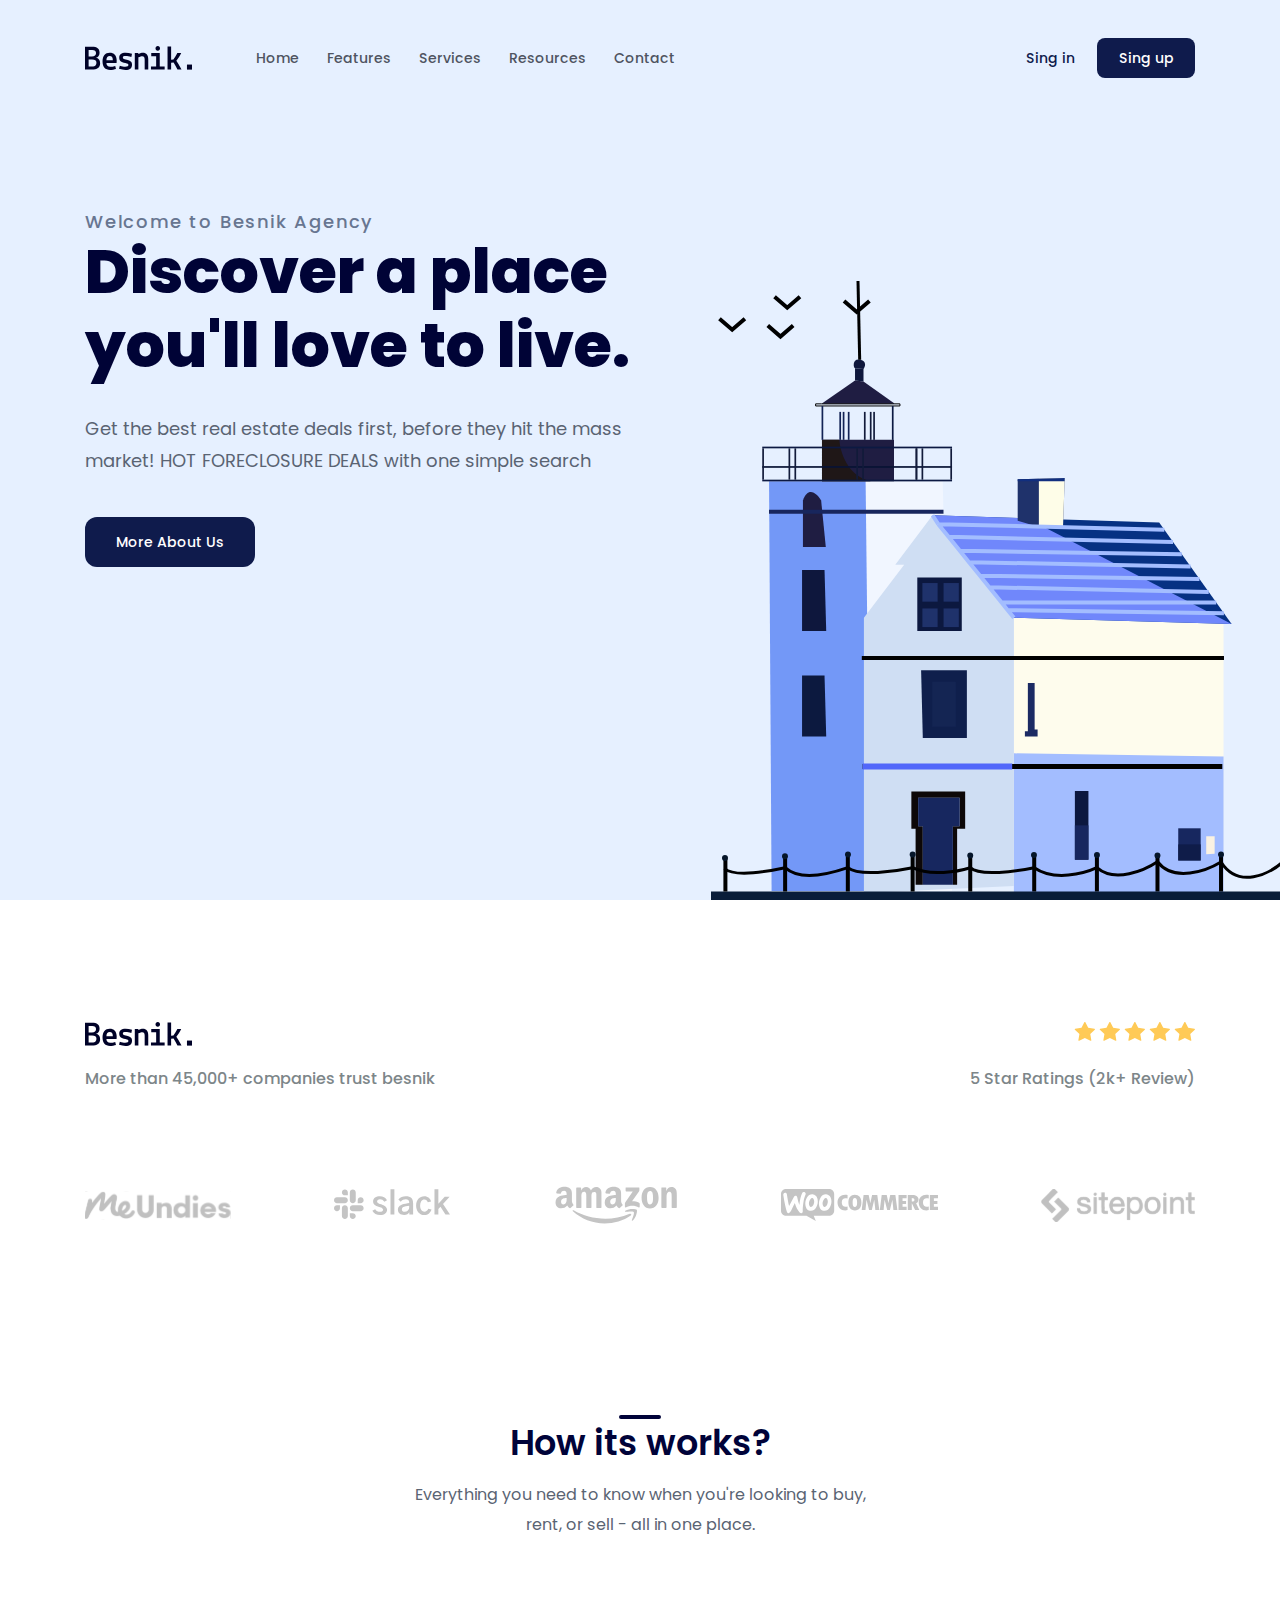
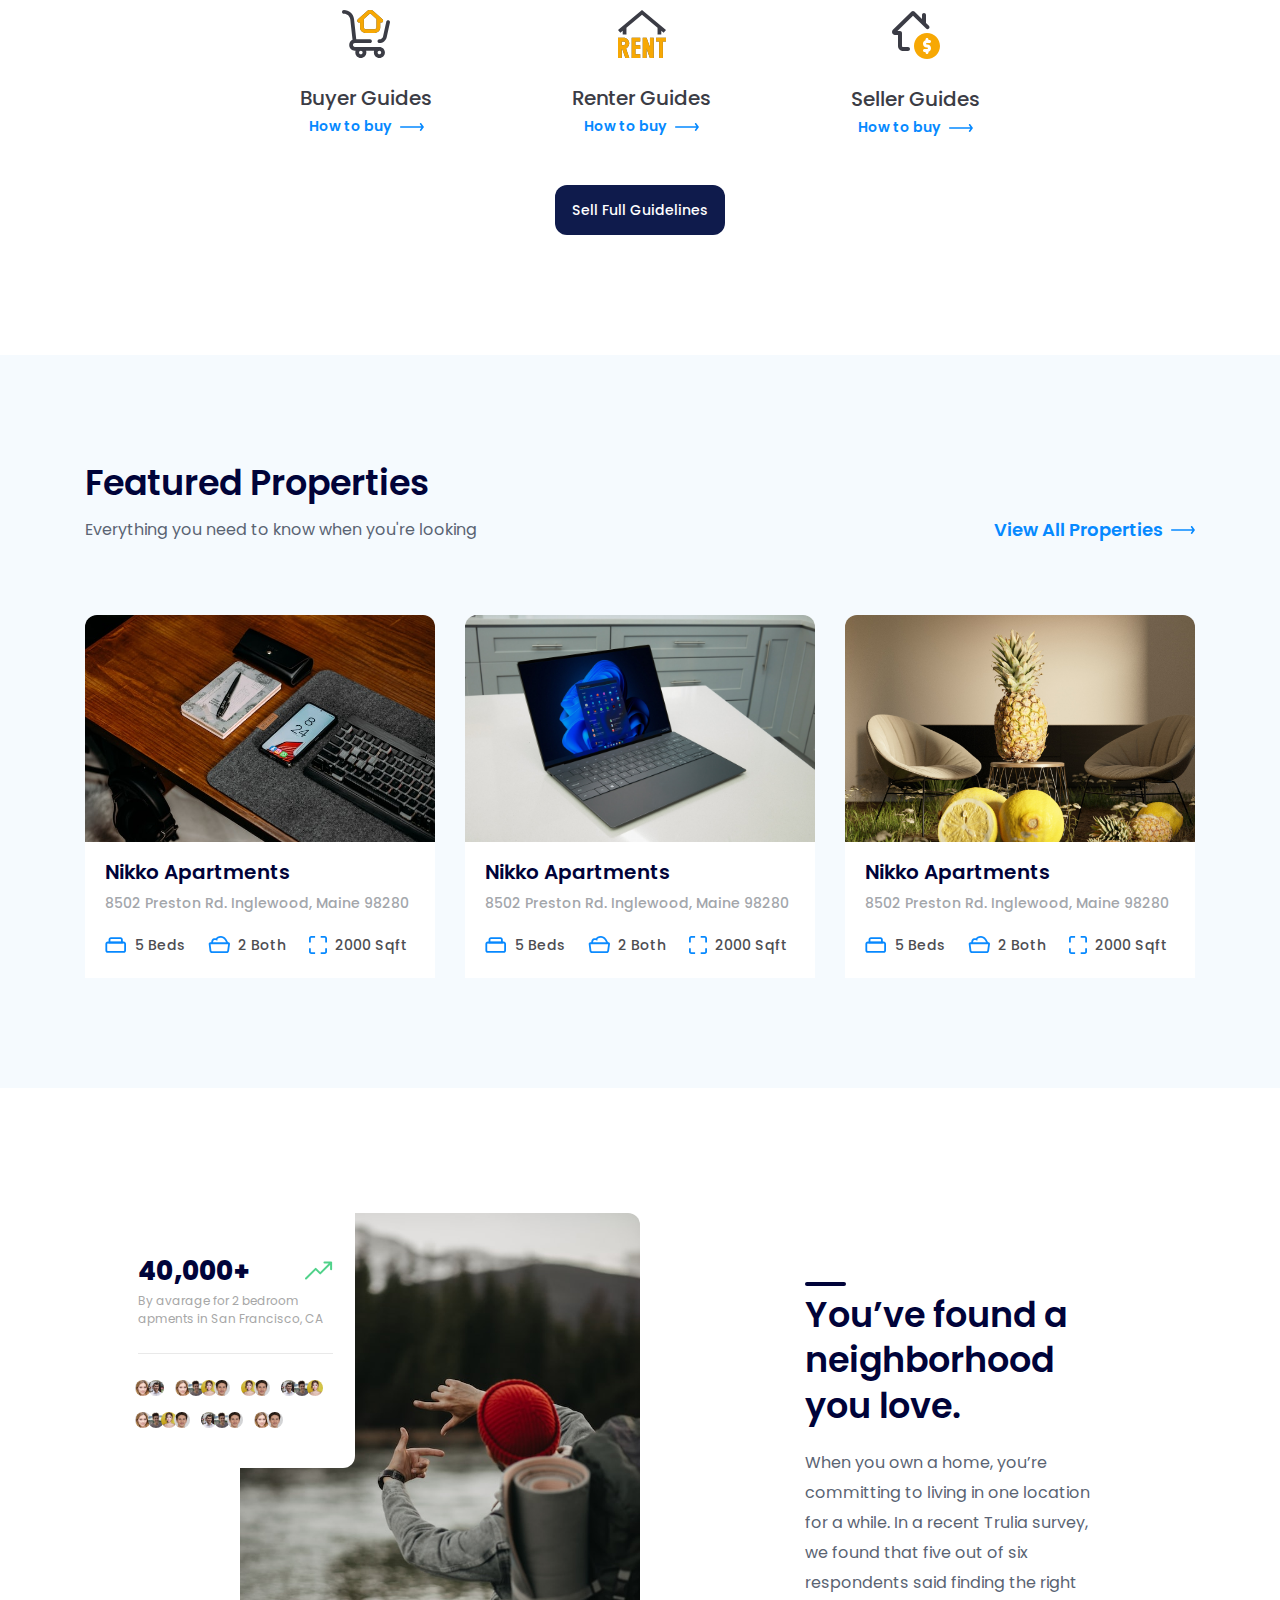
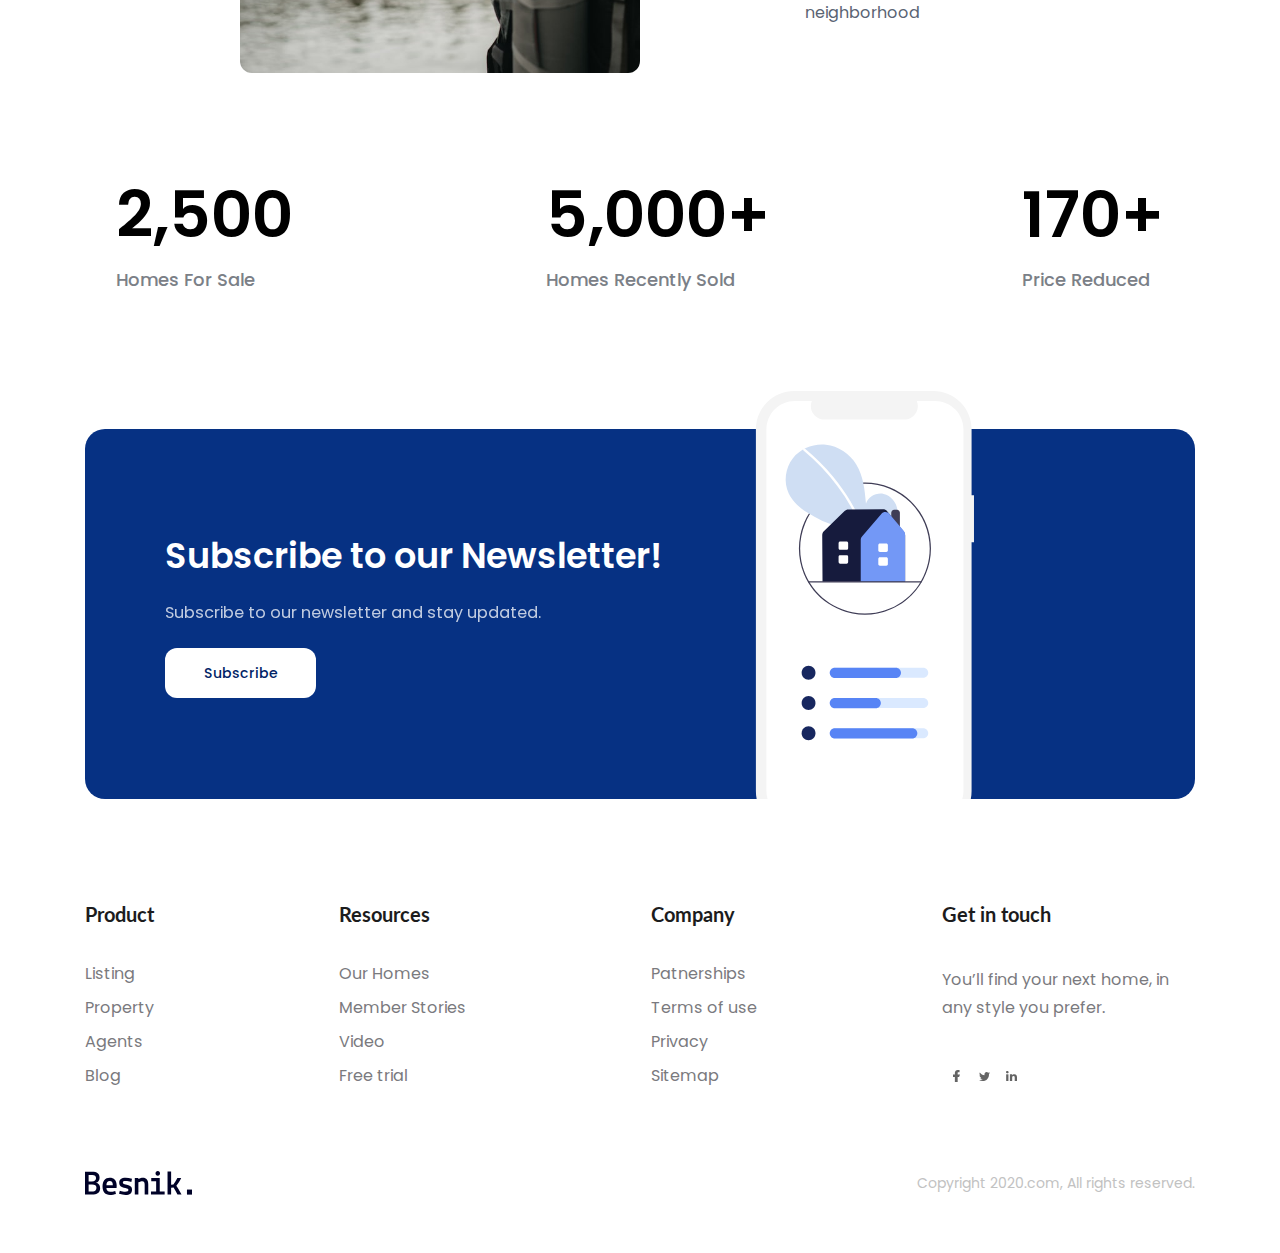
<file: DA1/index.html>
<!DOCTYPE html>
<html lang="en">
    <head>
        <meta charset="UTF-8">
        <meta name="viewport" content="width=device-width, initial-scale=1.0">
        <title>Project 01</title>
        <link rel="stylesheet" href="./assets/css/reset.css">
        <link rel="stylesheet" href="./assets/fonts/stylesheet.css">
        <link rel="stylesheet" href="./assets/css/styles.css">
        <link rel="preconnect" href="https://fonts.googleapis.com">
        <link rel="preconnect" href="https://fonts.gstatic.com" crossorigin>
        <link href="https://fonts.googleapis.com/css2?family=Lato:wght@700&family=Roboto&display=swap" rel="stylesheet">
    </head>
    <body>
        <main>
            <!-- Start Header -->
            <header class="header">
                <div class="content">
                    <nav class="navbar">
                        <!-- Logo -->
                        <img src="./assets/img/logo.svg" alt="Besnik">
                        <!-- Logo -->

                        <!-- Navigation -->
                        <ul>
                            <li><a href="#!">Home</a></li>
                            <li><a href="#!">Features</a></li>
                            <li><a href="#!">Services</a></li>
                            <li><a href="#!">Resources</a></li>
                            <li><a href="#!">Contact</a></li>
                        </ul>
                        <!-- Navigation -->

                        <!-- Action -->
                        <div class="actions">
                            <a href="#!" class="action-link">Sing in</a>
                            <a href="#!" class="btn action-btn">Sing up</a>
                        </div>
                        <!-- Action -->
                    </nav>

                    <div class="hero">
                        <div class="info">
                            <p class="sub-title">Welcome to Besnik Agency</p>
                            <h1 class="title">
                                Discover a place <br>
                                you'll love to live.
                            </h1>
                            <p class="desc">
                                Get the best real estate deals first,
                                before they hit the mass market! HOT 
                                FORECLOSURE DEALS with one simple search
                            </p>
                            <a href="" class="btn hero-cta">More About Us</a>
                            <img src="./assets/img/hero-img.svg" alt="Discover a place
                            you'll love to live." class="hero-img">
                        </div>
                    </div>
                </div>
            </header>
            <!-- End Header -->

            <!-- Start Clients -->
            <div class="clients">
                <div class="content">
                    <div class="row">
                        <img src="./assets/img/logo.svg" alt="Besnik">
                        <div class="stars">
                            <img src="./assets/img/star.svg" alt="">
                            <img src="./assets/img/star.svg" alt="">
                            <img src="./assets/img/star.svg" alt="">
                            <img src="./assets/img/star.svg" alt="">
                            <img src="./assets/img/star.svg" alt="">
                        </div>
                    </div>

                    <div class="row row-desc">
                        <p class="desc">More than 45,000+ companies trust besnik</p>
                        <p class="desc">5 Star Ratings (2k+ Review)</p>
                    </div>
                    <div class="images">
                        <img src="./assets/img/client-1.svg" alt="Client-1">
                        <img src="./assets/img/client-2.svg" alt="Client-1">
                        <img src="./assets/img/client-3.svg" alt="Client-1">
                        <img src="./assets/img/client-4.svg" alt="Client-1">
                        <img src="./assets/img/client-5.svg" alt="Client-1">
                    </div>
                </div>
            </div>
            <!-- End Clients -->


            <!-- Start Guides -->

            <div class="guides">
                <div class="content">
                    <h2 class="sub-title">How its works?</h2>
                    <p class="desc">Everything you need to know when you're looking to buy, rent, or sell - all in one place.</p>

                    <!-- list guide -->
                    <ul class="list-guide">
                        <li class="guide-item">
                            <img src="./assets/img/buyer.svg" alt="" class="icon">
                            <h3 class="title">Buyer Guides</h3>
                            <a href="#!" class="link">
                                <span>How to buy</span>
                                <img src="./assets/img/arrow-right.svg" alt="Arrow right" class="arrow">
                            </a>
                        </li>
                        <li class="guide-item">
                            <img src="./assets/img/renter.svg" alt="" class="icon">
                            <h3 class="title">Renter Guides</h3>
                            <a href="#!" class="link">
                                <span>How to buy</span>
                                <img src="./assets/img/arrow-right.svg" alt="Arrow right" class="arrow">
                            </a>
                        </li>
                        <li class="guide-item">
                            <img src="./assets/img/seller.svg" alt="" class="icon">
                            <h3 class="title">Seller Guides</h3>
                            <a href="#!" class="link">
                                <span>How to buy</span>
                                <img src="./assets/img/arrow-right.svg" alt="Arrow right" class="arrow">
                            </a>
                        </li>
                    </ul>

                    <!-- cta -->
                    <div class="guide-cta">
                        <a href="#!" class="btn">Sell Full Guidelines</a>
                    </div>
                </div>
            </div>

            <!-- End Guides -->

            <!-- Start Featured -->
            
            <div class="featured">
                <div class="content">
                    <header>
                        <h2 class="sub-title">Featured Properties</h2>
                        <div class="row">
                            <p class="desc">Everything you need to know when you're looking</p>
                            <a href="#!" class="link">
                                <span>View All Properties</span>
                                <img src="./assets/img/arrow-right.svg" alt="Arrow Right" class="arrow">
                            </a>
                        </div>
                    </header>
                    <div class="list">
                        <!-- Featured item 1 -->
                        <div class="item">
                            <img src="./assets/img/featured-1.jpg" alt="Nikko Apartmaints" class="thumb">
                            <div class="body">
                                <h3 class="title">Nikko Apartments</h3>
                                <p class="desc">8502 Preston Rd. Inglewood, Maine 98280</p>
                                <div class="info">
                                    <img src="./assets/img/beds.svg" alt="" class="icon">
                                    <span class="label">5 Beds</span>

                                    <img src="./assets/img/both.svg" alt="" class="icon">
                                    <span class="label">2 Both</span>

                                    <img src="./assets/img/sqft.svg" alt="" class="icon">
                                    <span class="label">2000 Sqft</span>
                                </div>
                            </div>
                        </div>

                        <!-- Featured item 2 -->
                        <div class="item">
                            <img src="./assets/img/featured-2.jpg" alt="Nikko Apartmaints" class="thumb">
                            <div class="body">
                                <h3 class="title">Nikko Apartments</h3>
                                <p class="desc">8502 Preston Rd. Inglewood, Maine 98280</p>
                                <div class="info">
                                    <img src="./assets/img/beds.svg" alt="" class="icon">
                                    <span class="label">5 Beds</span>

                                    <img src="./assets/img/both.svg" alt="" class="icon">
                                    <span class="label">2 Both</span>

                                    <img src="./assets/img/sqft.svg" alt="" class="icon">
                                    <span class="label">2000 Sqft</span>
                                </div>
                            </div>
                        </div>


                        <!-- Featured item 3 -->
                        <div class="item">
                            <img src="./assets/img/featured-3.jpg" alt="Nikko Apartmaints" class="thumb">
                            <div class="body">
                                <h3 class="title">Nikko Apartments</h3>
                                <p class="desc">8502 Preston Rd. Inglewood, Maine 98280</p>
                                <div class="info">
                                    <img src="./assets/img/beds.svg" alt="" class="icon">
                                    <span class="label">5 Beds</span>

                                    <img src="./assets/img/both.svg" alt="" class="icon">
                                    <span class="label">2 Both</span>

                                    <img src="./assets/img/sqft.svg" alt="" class="icon">
                                    <span class="label">2000 Sqft</span>
                                </div>
                            </div>
                        </div>
                    </div>
                </div>
            </div>

            <!-- End Featured -->



            <!-- Start Stats  -->

            <div class="stats">
                <div class="content">
                    <div class="row">
                        <div class="img-block">
                            <img src="./assets/img/stats-img.jpg" alt="You’ve found a neighborhood you love." class="image">
                            <!-- Trend -->
                            <div class="stats-trend">
                                <div class="row">
                                    <strong class="value">40,000+</strong>
                                    <img src="./assets/img/arrow-trend-up.svg" alt="" class="icon">
                                </div>
                                <p class="desc">
                                    By avarage for 2 bedroom apments in San Francisco, CA
                                </p>
                                <div class="separate">
                                </div>
                                <div class="avatar-block">
                                    <div class="avatar-group">
                                        <img src="./assets/img/avatar-1.jpg" alt="" class="avatar">
                                        <img src="./assets/img/avatar-2.jpg" alt="" class="avatar">
                                    </div>
                                    <div class="avatar-group">
                                        <img src="./assets/img/avatar-1.jpg" alt="" class="avatar">
                                        <img src="./assets/img/avatar-3.jpg" alt="" class="avatar">
                                        <img src="./assets/img/avatar-4.webp" alt="" class="avatar">
                                        <img src="./assets/img/avatar-5.jpg" alt="" class="avatar">
                                    </div>
                                    <div class="avatar-group">
                                        <img src="./assets/img/avatar-4.webp" alt="" class="avatar">
                                        <img src="./assets/img/avatar-5.jpg" alt="" class="avatar">
                                    </div>
                                    <div class="avatar-group">
                                        <img src="./assets/img/avatar-2.jpg" alt="" class="avatar">
                                        <img src="./assets/img/avatar-3.jpg" alt="" class="avatar">
                                        <img src="./assets/img/avatar-4.webp" alt="" class="avatar">
                                    </div>
                                    <div class="avatar-group">
                                        <img src="./assets/img/avatar-1.jpg" alt="" class="avatar">
                                        <img src="./assets/img/avatar-3.jpg" alt="" class="avatar">
                                        <img src="./assets/img/avatar-4.webp" alt="" class="avatar">
                                        <img src="./assets/img/avatar-5.jpg" alt="" class="avatar">
                                    </div>
                                    <div class="avatar-group">
                                        <img src="./assets/img/avatar-2.jpg" alt="" class="avatar">
                                        <img src="./assets/img/avatar-3.jpg" alt="" class="avatar">
                                        <img src="./assets/img/avatar-5.jpg" alt="" class="avatar">
                                    </div>
                                    <div class="avatar-group">
                                        <img src="./assets/img/avatar-1.jpg" alt="" class="avatar">
                                        <img src="./assets/img/avatar-5.jpg" alt="" class="avatar">
                                    </div>
                                </div>
                            </div>
                        </div>
                        <div class="info">
                            <h2 class="sub-title">You’ve found a neighborhood you love.</h2>
                            <p class="desc">When you own a home, you’re committing to living in one location for a while. In a recent Trulia survey, we found that five out of six respondents said finding the right neighborhood</p>
                        </div>
                    </div>
                    <div class="row row-qty">
                        <div class="qty-item">
                            <strong class="qty">2,500</strong>
                            <p class="qty-desc">Homes For Sale</p>
                        </div>
                        <div class="qty-item">
                            <strong class="qty">5,000+</strong>
                            <p class="qty-desc">Homes Recently Sold</p>
                        </div>
                        <div class="qty-item">
                            <strong class="qty">170+</strong>
                            <p class="qty-desc">Price Reduced</p>
                        </div>
                    </div>
                </div>
            </div>
            <!-- End Stats-->


            <!-- Start Subscription -->
            <div class="subscription">
                <div class="content">
                    <div class="body">
                        <div class="info">
                            <h2 class="sub-title">Subscribe to our Newsletter!</h2>
                            <p class="desc">Subscribe to our newsletter and stay updated.</p>
                            <a href="" class="btn">Subscribe</a>
                        </div>
                        <img src="./assets/img/newletter.svg" alt="" class="image">
                    </div>
                </div>
            </div>
            <!-- End Subscription -->


            <!-- Start Footer -->


            <footer class="footer">
                <div class="content">
                    <div class="row row-top">
                        <!-- Column -->
                        <div class="column">
                            <h3 class="heading">Product</h3>
                            <ul class="list">
                                <li class="item">
                                    <a href="">Listing</a>
                                </li>
                                <li class="item">
                                    <a href="">Property</a>
                                </li>
                                <li class="item">
                                    <a href="">Agents</a>
                                </li>
                                <li class="item">
                                    <a href="">Blog</a>
                                </li>
                            </ul>
                        </div>
                        <div class="column">
                            <h3 class="heading">Resources</h3>
                            <ul class="list">
                                <li class="item">
                                    <a href="">Our Homes</a>
                                </li>
                                <li class="item">
                                    <a href="">Member Stories</a>
                                </li>
                                <li class="item">
                                    <a href="">Video</a>
                                </li>
                                <li class="item">
                                    <a href="">Free trial</a>
                                </li>
                            </ul>
                        </div>
                        <div class="column">
                            <h3 class="heading">Company</h3>
                            <ul class="list">
                                <li class="item">
                                    <a href="">Patnerships</a>
                                </li>
                                <li class="item">
                                    <a href="">Terms of use</a>
                                </li>
                                <li class="item">
                                    <a href="">Privacy</a>
                                </li>
                                <li class="item">
                                    <a href="">Sitemap</a>
                                </li>
                            </ul>
                        </div>
                        <div class="column">
                            <h3 class="heading">Get in touch</h3>
                            <p class="desc">You’ll find your next home, in any style you prefer.</p>
                            <div class="social">
                                <a href="" class="social-link">
                                    <img src="./assets/img/facebook.svg" alt="">
                                </a>
                                <a href="" class="social-link">
                                    <img src="./assets/img/twitter.svg" alt="">
                                </a>
                                <a href="" class="social-link">
                                    <img src="./assets/img/linkedin.svg" alt="">
                                </a>
                            </div>
                        </div>
                    </div>
                    <div class="row row-bottom">
                        <img src="./assets/img/logo.svg" alt="Besnik" class="logo">
                        <p class="copyright">Copyright 2020.com, All rights reserved.</p>
                    </div>
                </div>
            </footer>


            <!-- End Footer -->
        </main>
    </body>
</html>
</file>
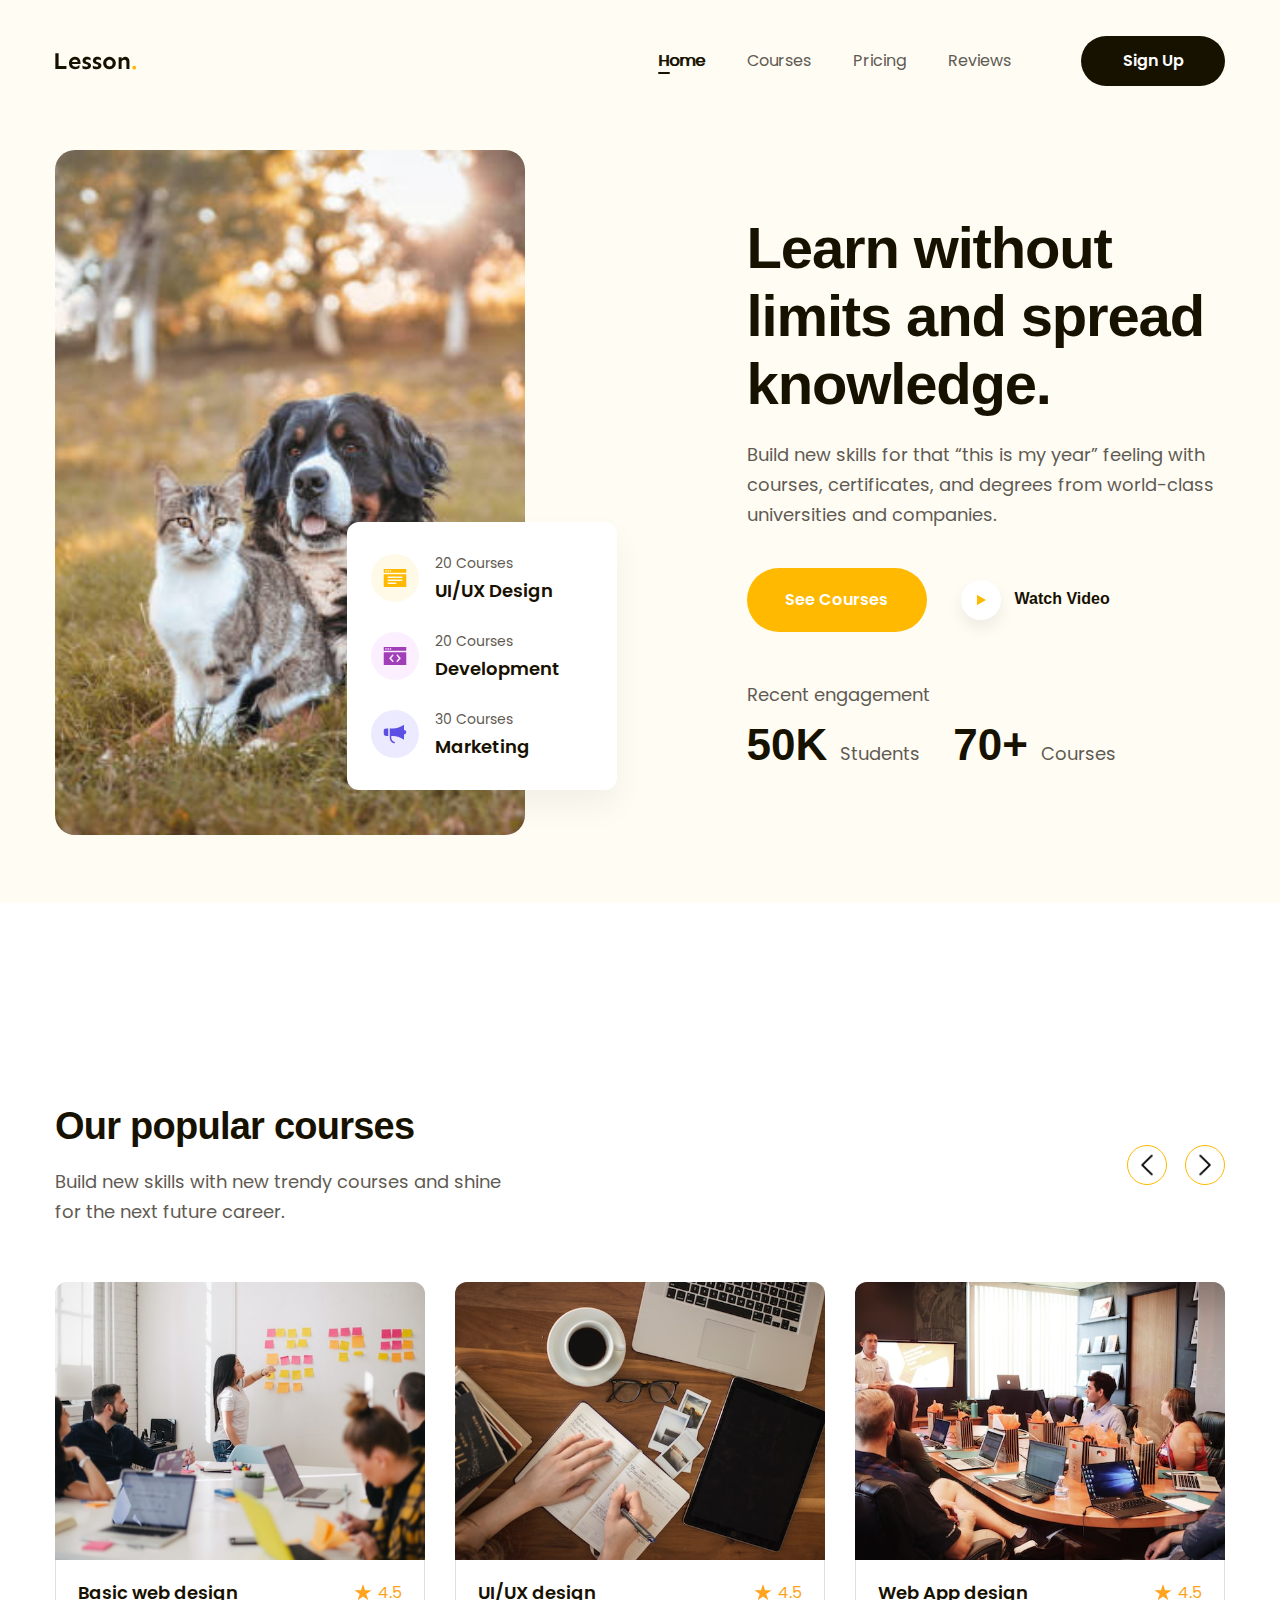
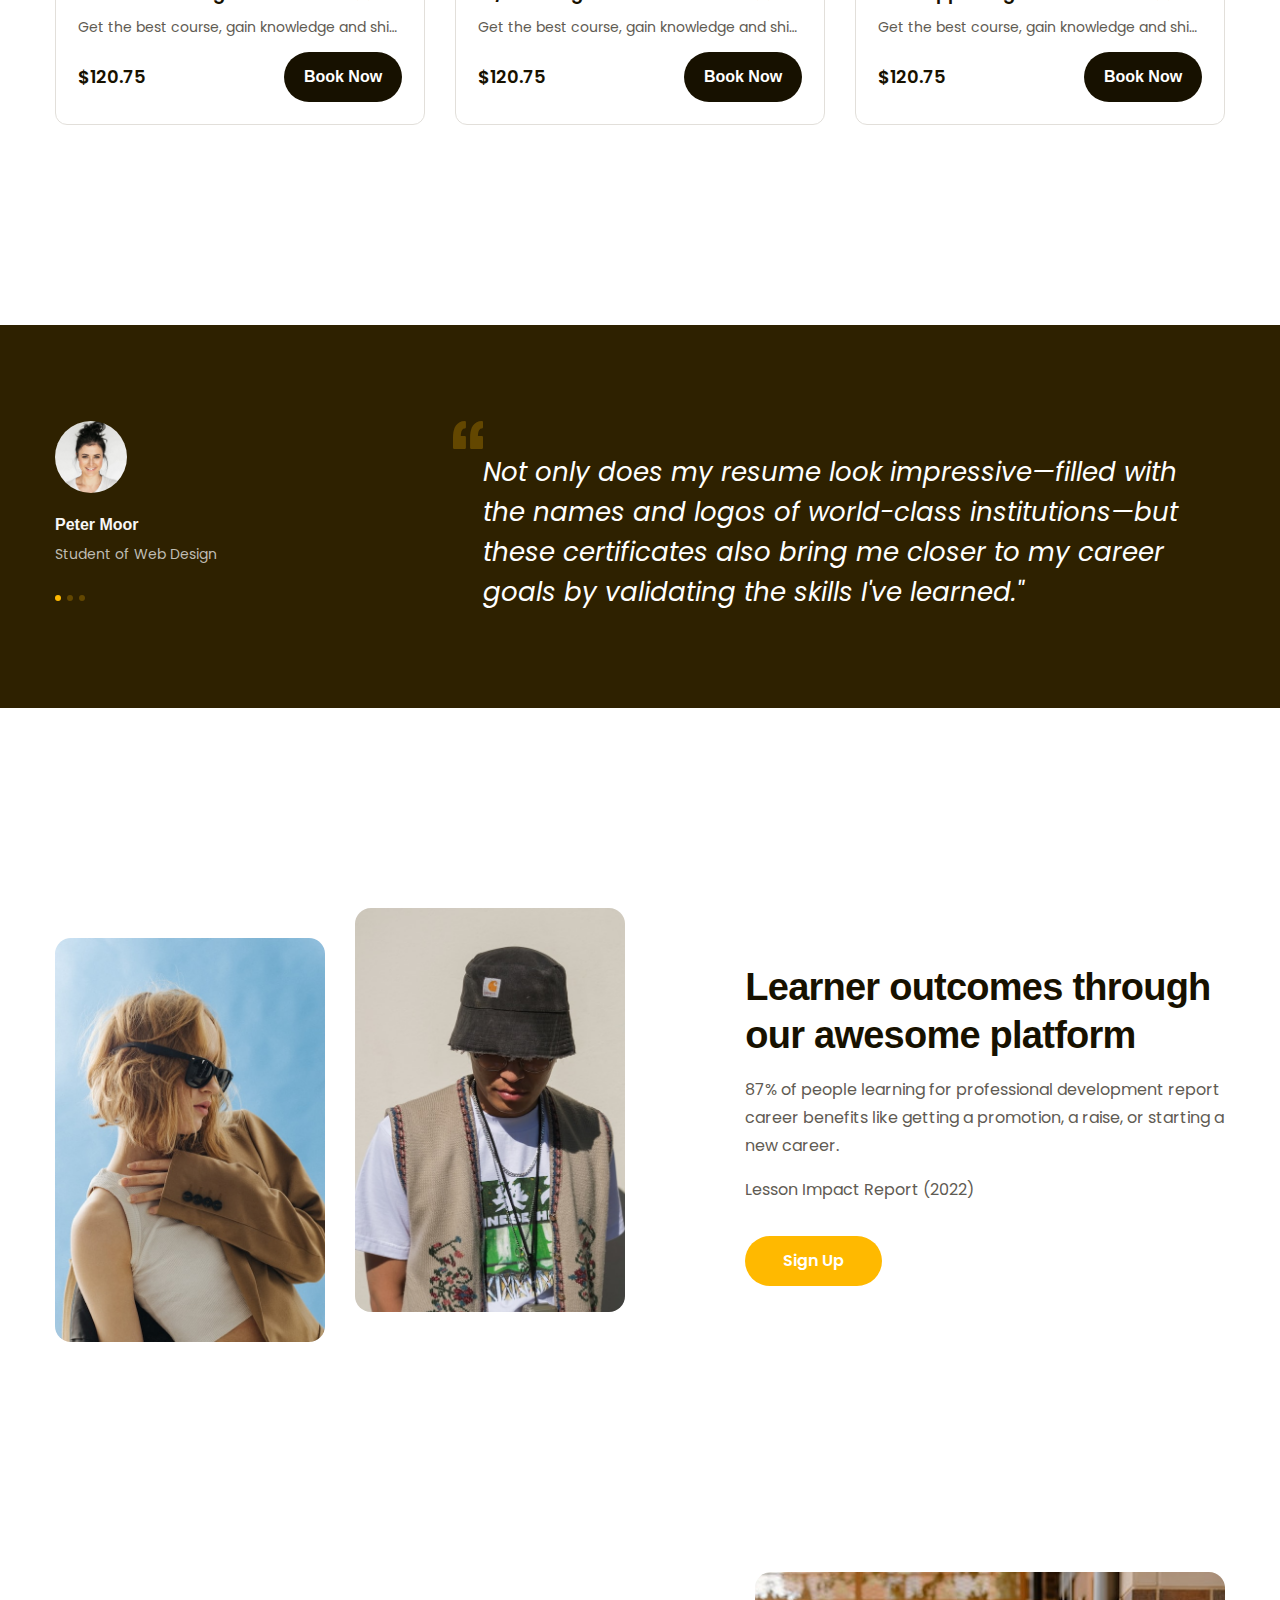
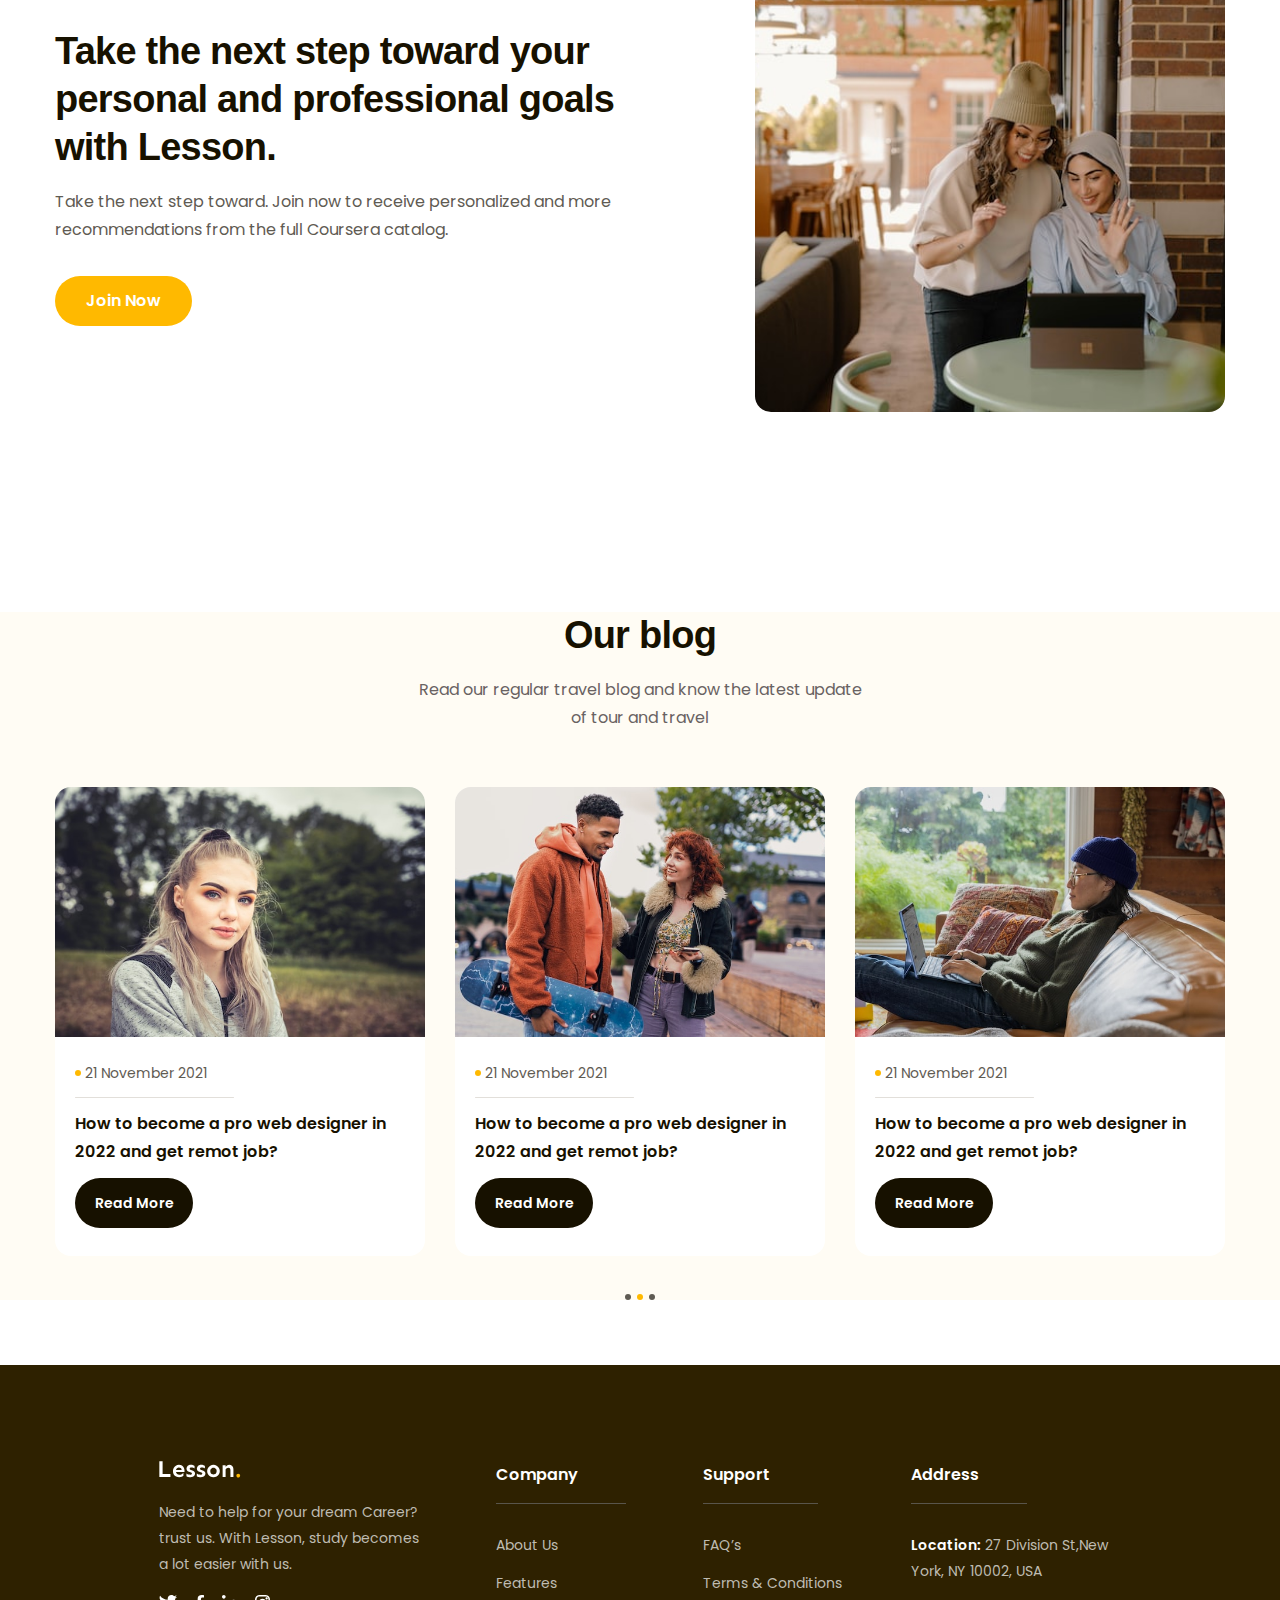
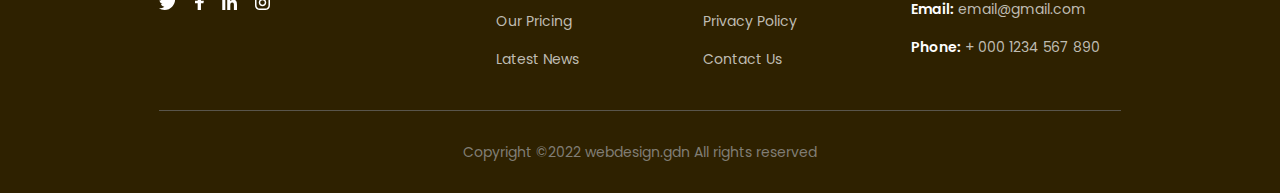
<file: DA2/index.html>
<!DOCTYPE html>
<html lang="en">
<head>
    <meta charset="UTF-8">
    <meta name="viewport" content="width=device-width, initial-scale=1.0">
    <title>Project2</title>
    <!-- Reset CSS -->
    <link rel="stylesheet" href="./assets/css/reset.css">
    <!-- Styles -->
    <link rel="stylesheet" href="./assets/css/styles.css">
    <!-- Font -->
    <link rel="preconnect" href="https://fonts.googleapis.com">
    <link rel="preconnect" href="https://fonts.gstatic.com" crossorigin>
    <link href="https://fonts.googleapis.com/css2?family=Lato:wght@700&family=Poppins:wght@400;500;600&family=Roboto&display=swap" rel="stylesheet">

</head>
<body>
    <main>
        <header class="header fixed">
            <div class="main-content">
                <div class="body">
                    <img src="./assets/img/logo.svg" alt="Lesson." class="logo">
                    <!-- Nav -->
                    <nav class="nav">
                        <ul>
                            <li class="active">
                                <a href="#!">Home</a>
                            </li>
                            <li>
                                <a href="#!">Courses</a>
                            </li>
                            <li>
                                <a href="#!">Pricing</a>
                            </li>
                            <li>
                                <a href="#!">Reviews</a>
                            </li>
                        </ul>
                    </nav>
                    <div class="action">
                        <a href="#!" class="btn sign-nup-btn">Sign Up</a>
                    </div>
                </div>
            </div>
        </header>

        <!-- Hero -->
        <div class="hero">
            <div class="main-content">
                <div class="body">
                    <!-- Start Hero Left -->
                    <div class="media-block">
                        <img src="./assets/img/dog.jpg" alt="Learn without limits and spread knowledge." class="img">
                        <div class="hero-summary">
                            <div class="item">
                                <div class="icon">
                                    <img src="./assets/icons/list.svg" alt="">
                                </div>
                                <div class="info">
                                    <p class="label">20 Courses</p>
                                    <p class="title">UI/UX Design</p>
                                </div>
                            </div>
                            <div class="item">
                                <div class="icon">
                                    <img src="./assets/icons/code.svg" alt="">
                                </div>
                                <div class="info">
                                    <p class="label">20 Courses</p>
                                    <p class="title">Development</p>
                                </div>
                            </div>
                            <div class="item">
                                <div class="icon">
                                    <img src="./assets/icons/speaker.svg" alt="">
                                </div>
                                <div class="info">
                                    <p class="label">30 Courses</p>
                                    <p class="title">Marketing</p>
                                </div>
                            </div>
                        </div>
                    </div>
                    <!-- End Hero Left -->

                    <!-- Start Hero Right -->
                    <div class="content-block">
                        <h1 class="heading lv1">Learn without limits and spread knowledge.</h1>
                        <p class="desc">Build new skills for that “this is my year” feeling with courses, certificates, and degrees from world-class universities and companies.</p>
                        <div class="cta-group">
                            <a href="#!" class="btn hero-cta">See Courses</a>
                            <button class="watch-video">
                                <div class="icon">
                                    <img src="./assets/icons/play.svg" alt="">
                                </div>
                                <span>Watch Video</span>
                            </button>
                        </div>
                        <p class="desc">Recent engagement</p>
                        <p class="desc stats">
                            <strong>50K</strong> Students
                            <strong>70+</strong> Courses
                        </p>
                    </div>
                    <!-- End Hero Right -->
                </div>
            </div>
        </div>

        <!-- Populer -->

        <div class="popular">
            <div class="main-content">
                <div class="popular-top">
                    <div class="info">
                        <h2 class="heading lv2">Our popular courses</h2>
                        <p class="desc">Build new skills with new trendy courses and shine for the next future career.</p>
                    </div>
                    <div class="controls">
                        <button class="control-btn">
                            <img src="./assets/icons/chevron-left.png" alt="">
                        </button>
                        <button class="control-btn">
                            <img src="./assets/icons/chevron-right.png" alt="">
                        </button>
                    </div>
                </div>
                <div class="course-list">
                    <div class="course-item">
                       <a href="#!"><img src="./assets/img/course-1.jpg" alt="" class="thumb"></a>
                        <div class="info">
                            <div class="head">
                                <h3 class="title line-clamp">Basic web design</h3>
                                <div class="rating">
                                    <img src="./assets/icons/star.svg" alt="" class="star">
                                    <span class="value">4.5</span>
                                </div>
                            </div>
                            <p class="desc line-clamp word-break-all">Get the best course, gain knowledge and shine for your future career.</p>
                            <div class="foot">
                                <span class="price">$120.75</span>
                                <button class="btn book-btn">Book Now</button>
                            </div>
                        </div>
                    </div>
                    <div class="course-item">
                        <a href="#!"><img src="./assets/img/course-2.jpg" alt="" class="thumb"></a>
                        <div class="info">
                            <div class="head">
                                <h3 class="title line-clamp">UI/UX design</h3>
                                <div class="rating">
                                    <img src="./assets/icons/star.svg" alt="" class="star">
                                    <span class="value">4.5</span>
                                </div>
                            </div>
                            <p class="desc line-clamp word-break-all">Get the best course, gain knowledge and shine for your future career.</p>
                            <div class="foot">
                                <span class="price">$120.75</span>
                                <button class="btn book-btn">Book Now</button>
                            </div>
                        </div>
                    </div>
                    <div class="course-item">
                        <a href="#!"><img src="./assets/img/course-3.jpg" alt="" class="thumb"></a>
                        <div class="info">
                            <div class="head">
                                <h3 class="title line-clamp">Web App design</h3>
                                <div class="rating">
                                    <img src="./assets/icons/star.svg" alt="" class="star">
                                    <span class="value">4.5</span>
                                </div>
                            </div>
                            <p class="desc line-clamp word-break-all">Get the best course, gain knowledge and shine for your future career.</p>
                            <div class="foot">
                                <span class="price">$120.75</span>
                                <button class="btn book-btn">Book Now</button>
                            </div>
                        </div>
                    </div>
                </div>
            </div>
        </div>

        <!-- Feedback -->
        <div class="feedback">
            <div class="main-content">
                <div class="feedback-list">
                    <div class="feedback-item">
                        <div class="info">
                            <img src="./assets/img/feedback-avatar-1.jpg" alt="" class="avatar">
                            <p class="title">Peter Moor</p>
                            <p class="desc">Student of Web Design</p>
                            <div class="dots">
                                <span class="dot active"></span>
                                <span class="dot"></span>
                                <span class="dot"></span>
                            </div>
                        </div>
                        <div class="content">
                            <img src="./assets/icons/open-quotes.svg" alt="" class="open-quotes">
                            <blockquote>Not only does my resume look impressive—filled with the names and logos of world-class institutions—but these certificates also bring me closer to my career goals by validating the skills I've learned."</blockquote>
                        </div>
                    </div>
                </div>
            </div>
        </div>

        <!-- Features 1 -->
        <div class="features">
            <div class="main-content">
                <div class="body">
                    <div class="images">
                        <img src="./assets/img/feature-1.jpg" alt="">
                        <img src="./assets/img/feature-2.jpg" alt="">
                    </div>
                    <div class="content">
                        <h2 class="heading lv2">Learner outcomes through our awesome platform</h2>
                        <p class="desc">87% of people learning for professional development report career benefits like getting a promotion, a raise, or starting a new career.</p>
                        <p class="desc">Lesson Impact Report (2022)</p>
                        <a href="" class="btn cta-btn">Sign Up</a>
                    </div>
                </div>
            </div>
        </div>
        <!-- Features 2 -->
        <div class="features features-2nd">
            <div class="main-content">
                <div class="body">
                    <div class="images">
                        <img src="./assets/img/feature-3.jpg" alt="">
                    </div>
                    <div class="content">
                        <h2 class="heading lv2">Take the next step toward your personal and professional goals with Lesson.</h2>
                        <p class="desc">Take the next step toward. Join now to receive personalized and more recommendations from the full Coursera catalog.</p>
                        <a href="" class="btn cta-btn">Join Now</a>
                    </div>
                </div>
            </div>
        </div>

        <!-- Blog -->
        <div class="blog">
            <div class="main-content">
                <div class="blog-top">
                    <h2 class="heading lv2">Our blog</h2>
                    <p class="desc">Read our regular travel blog and know the latest update of tour and travel</p>
                </div>
                <div class="blog-list">
                    <div class="item">
                        <a href="#!"><img src="./assets/img/blog-1.jpg" alt="How to become a pro web designer in 2022 and get remot job?" class="thumb"></a>
                        <div class="info">
                            <span class="date">21 November 2021</span>
                            <h3 class="title"><a href="#!">How to become a pro web designer in 2022 and get remot job?</a></h3>
                            <a href="#!" class="btn">Read More</a>
                        </div>
                    </div>
                    <div class="item">
                        <a href="#!"><img src="./assets/img/blog-2.jpg" alt="How to become a pro web designer in 2022 and get remot job?" class="thumb"></a>
                       <div class="info">
                            <span class="date">21 November 2021</span>
                            <h3 class="title"><a href="#!">How to become a pro web designer in 2022 and get remot job?</a></h3>
                            <a href="#!" class="btn">Read More</a>
                       </div>
                    </div>
                    <div class="item">
                        <a href="#!"><img src="./assets/img/blog-3.jpg" alt="How to become a pro web designer in 2022 and get remot job?" class="thumb"></a>
                        <div class="info">
                            <span class="date">21 November 2021</span>
                            <h3 class="title"><a href="#!">How to become a pro web designer in 2022 and get remot job?</a></h3>
                            <a href="#!" class="btn">Read More</a>
                        </div>
                    </div>
                </div>
                <div class="dots">
                    <span class="dot"></span>
                    <span class="dot active"></span>
                    <span class="dot"></span>
                </div>
            </div>
        </div>

        <!-- Footer -->
        <div class="footer">
            <div class="main-content">
                <div class="row">
                    <!-- Column 1 -->
                    <div class="column">
                        <img src="./assets/img/logo-white.svg" alt="" class="logo">
                        <p class="desc">Need to help for your dream Career? trust us. With Lesson, study becomes a lot easier with us.</p>
                        <div class="socials">
                            <a href="#!">
                                <img src="./assets/icons/twitter.svg" alt="" class="icon">
                            </a>
                            <a href="#!">
                                <img src="./assets/icons/facebook.svg" alt="" class="icon">
                            </a>
                            <a href="#!">
                                <img src="./assets/icons/linkedin.svg" alt="" class="icon">
                            </a>
                            <a href="#!">
                                <img src="./assets/icons/instagram.svg" alt="" class="icon">
                            </a>
                        </div>
                    </div>
                    <!-- Column 2 -->
                    <div class="column">
                        <h3 class="title">Company</h3>
                        <ul class="list">
                            <li>
                                <a href="">About Us</a>
                            </li>
                            <li>
                                <a href="">Features</a>
                            </li>
                            <li>
                                <a href="">Our Pricing</a>
                            </li>
                            <li>
                                <a href="">Latest News</a>
                            </li>
                        </ul>
                    </div>
                    <!-- Column 3 -->
                    <div class="column">
                        <h3 class="title">Support</h3>
                        <ul class="list">
                            <li>
                                <a href="">FAQ’s</a>
                            </li>
                            <li>
                                <a href="">Terms & Conditions</a>
                            </li>
                            <li>
                                <a href="">Privacy Policy</a>
                            </li>
                            <li>
                                <a href="">Contact Us</a>
                            </li>
                        </ul>
                    </div>
                    <!-- Column 4 -->
                    <div class="column">
                        <h3 class="title">Address</h3>
                        <ul class="list">
                            <li>
                                <a href="#!">
                                    <strong>Location:</strong> 
                                    27 Division St,New York, NY 10002, USA
                                </a>
                            </li>
                            <li>
                                <a href="">
                                    <strong>Email:</strong> email@gmail.com
                                </a>
                            </li>
                            <li>
                                <a href="">
                                    <strong>Phone:</strong> + 000 1234 567 890
                                </a>
                            </li>
                        </ul>
                    </div>
                </div>
                <div class="copyright">
                    <p>Copyright ©2022 webdesign.gdn All rights reserved</p>
                </div>
            </div>
        </div>
    </main>
</body>
</html>
</file>
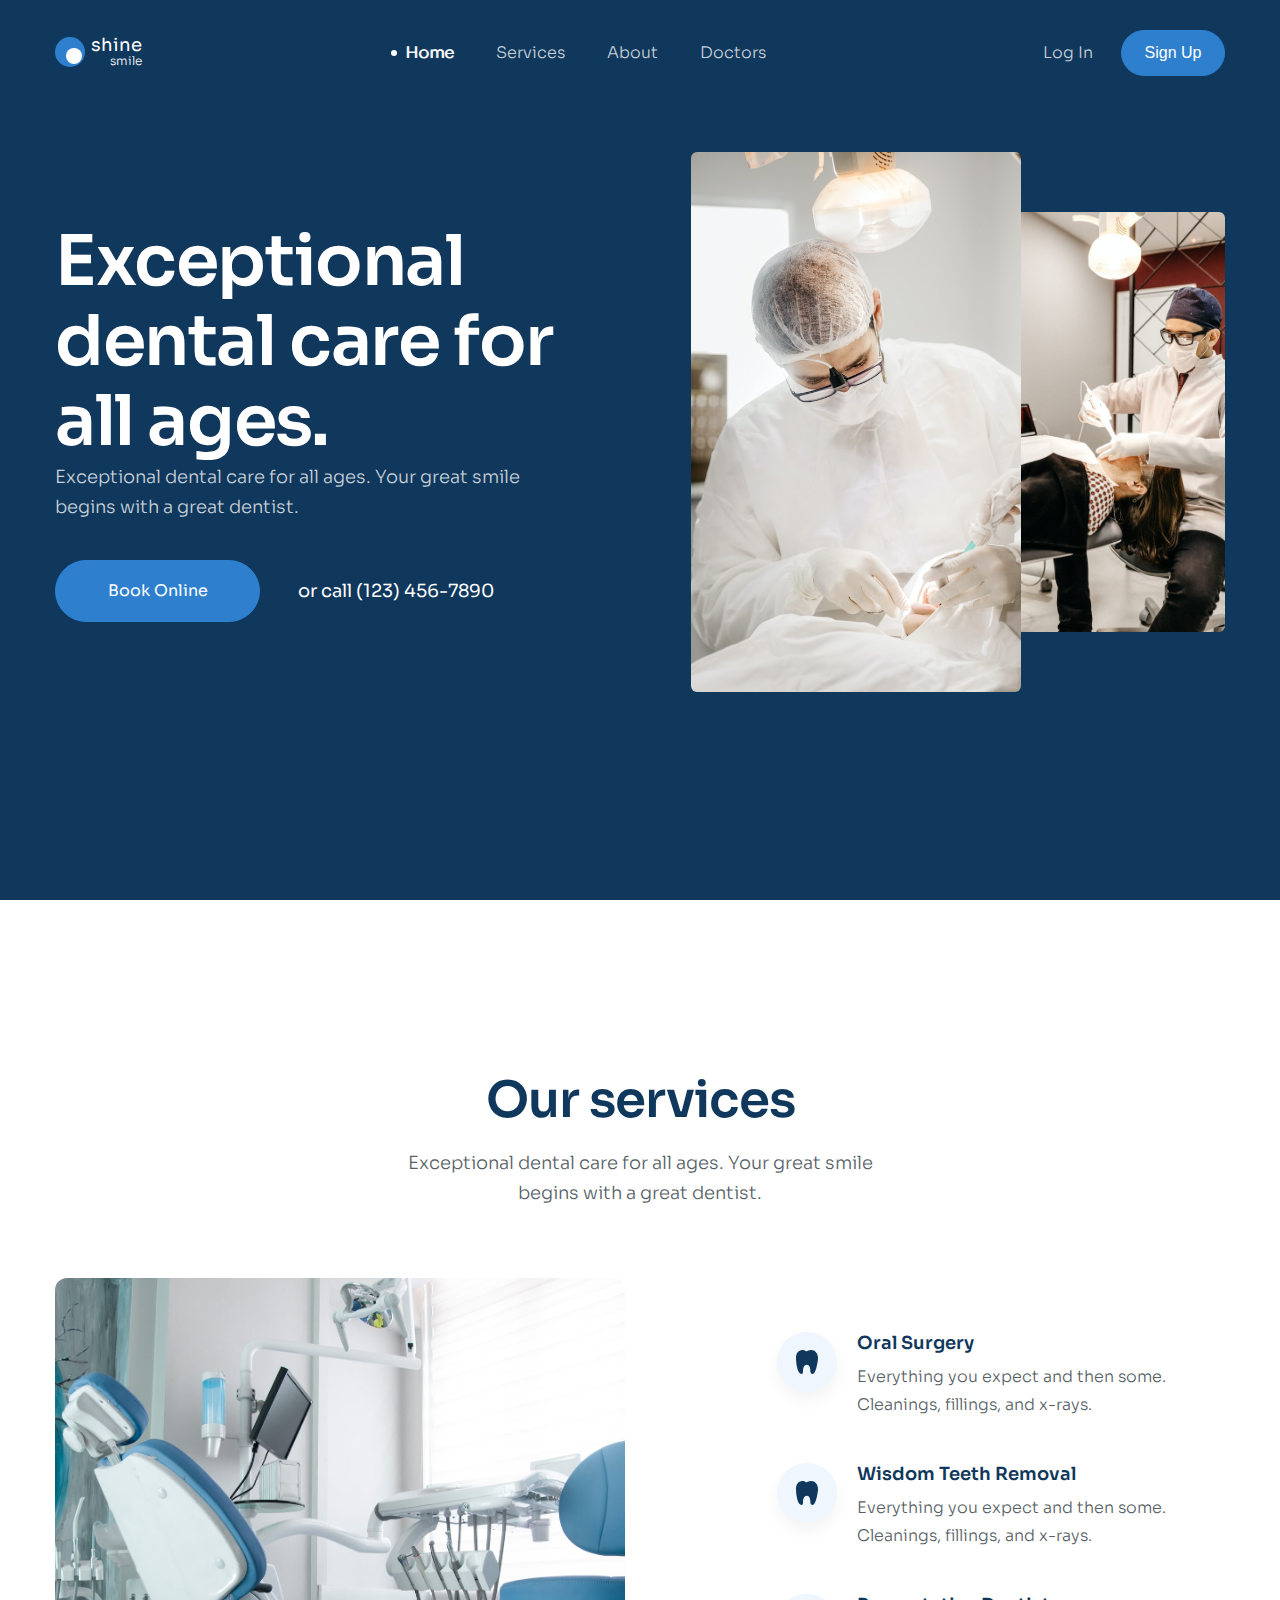
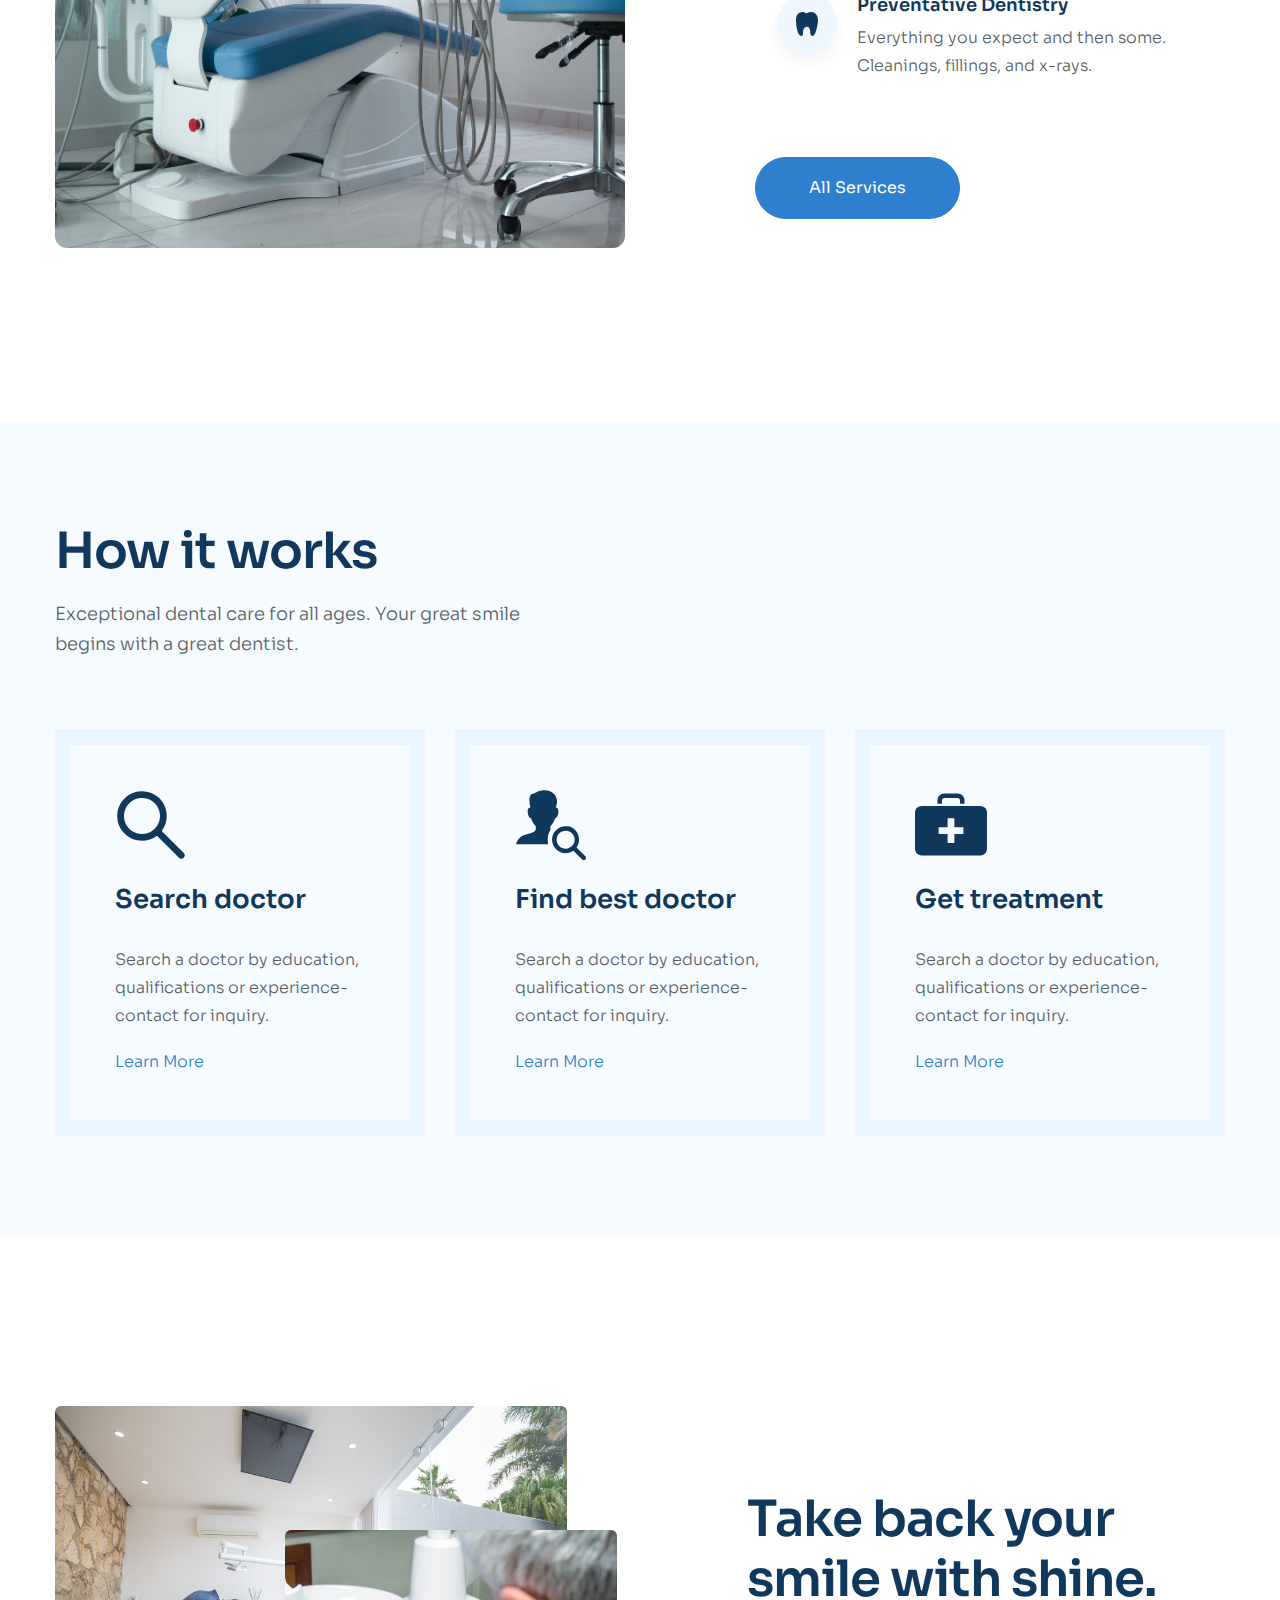
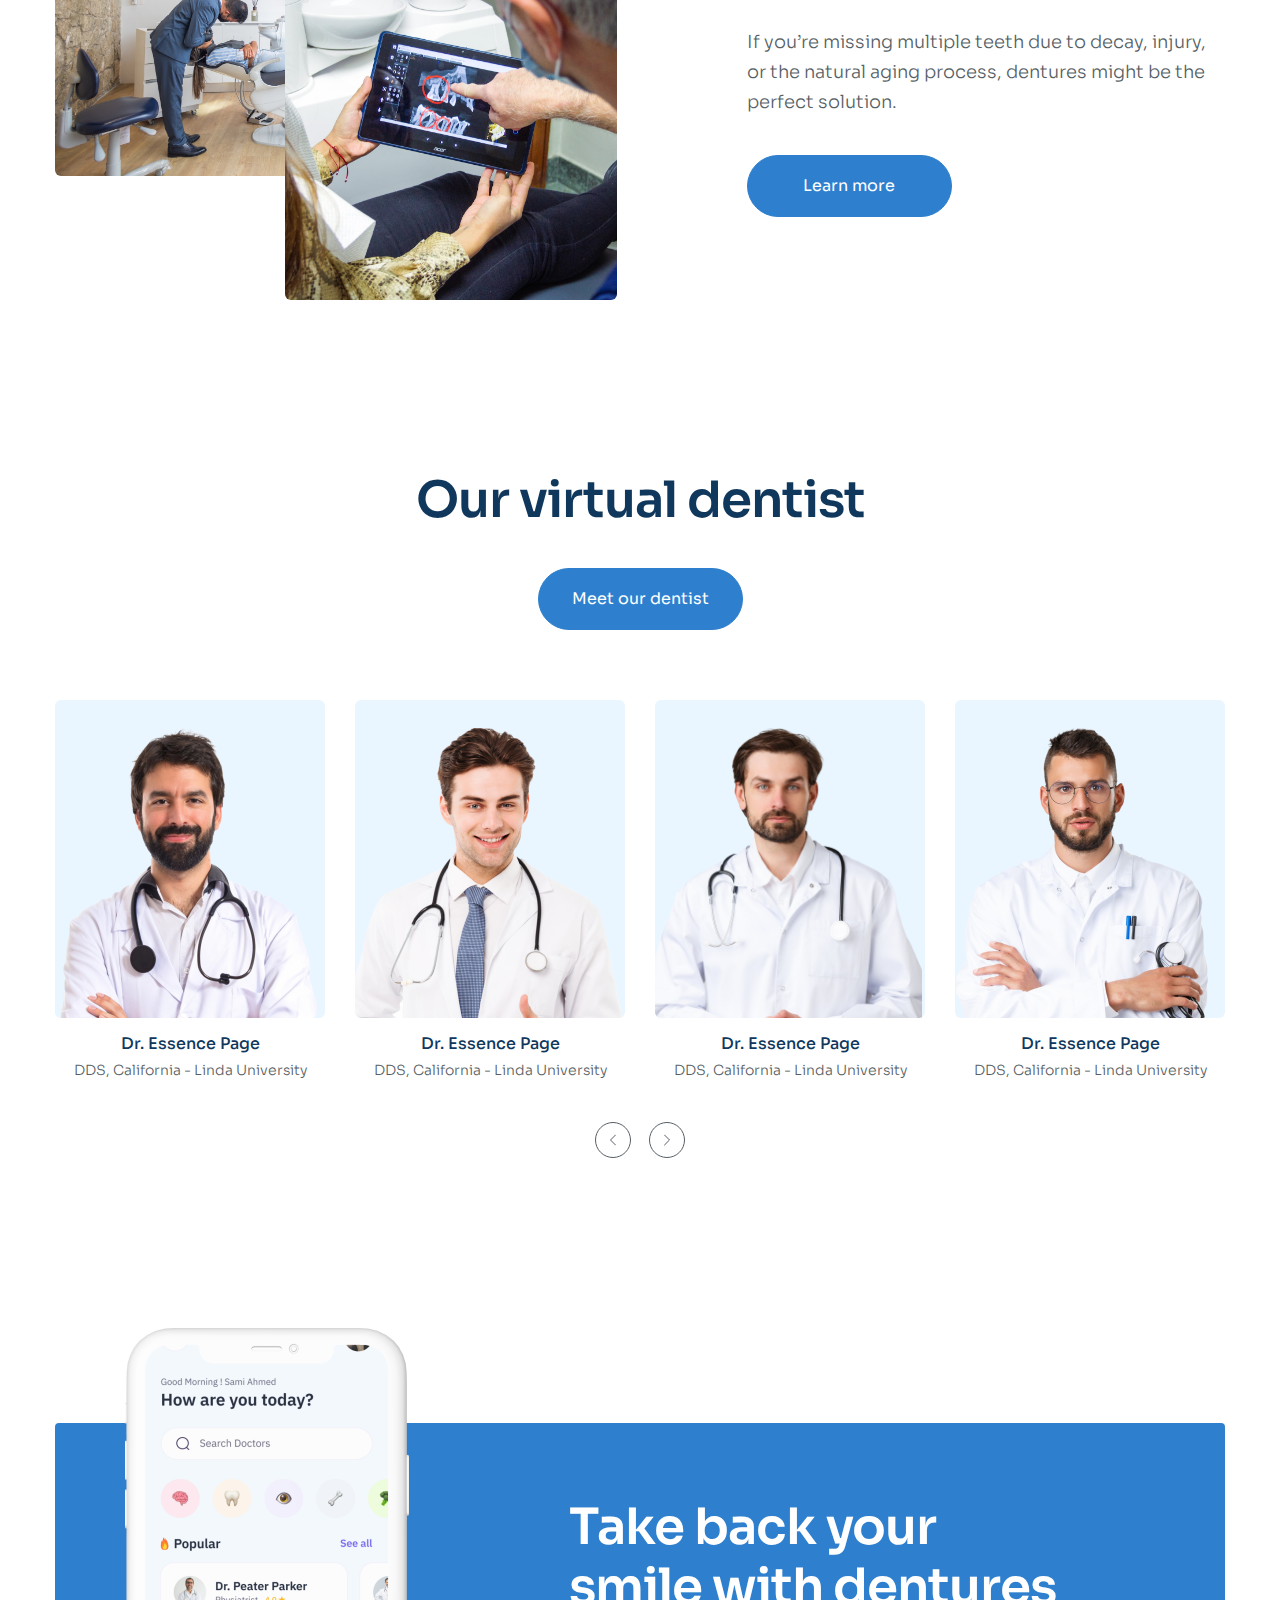
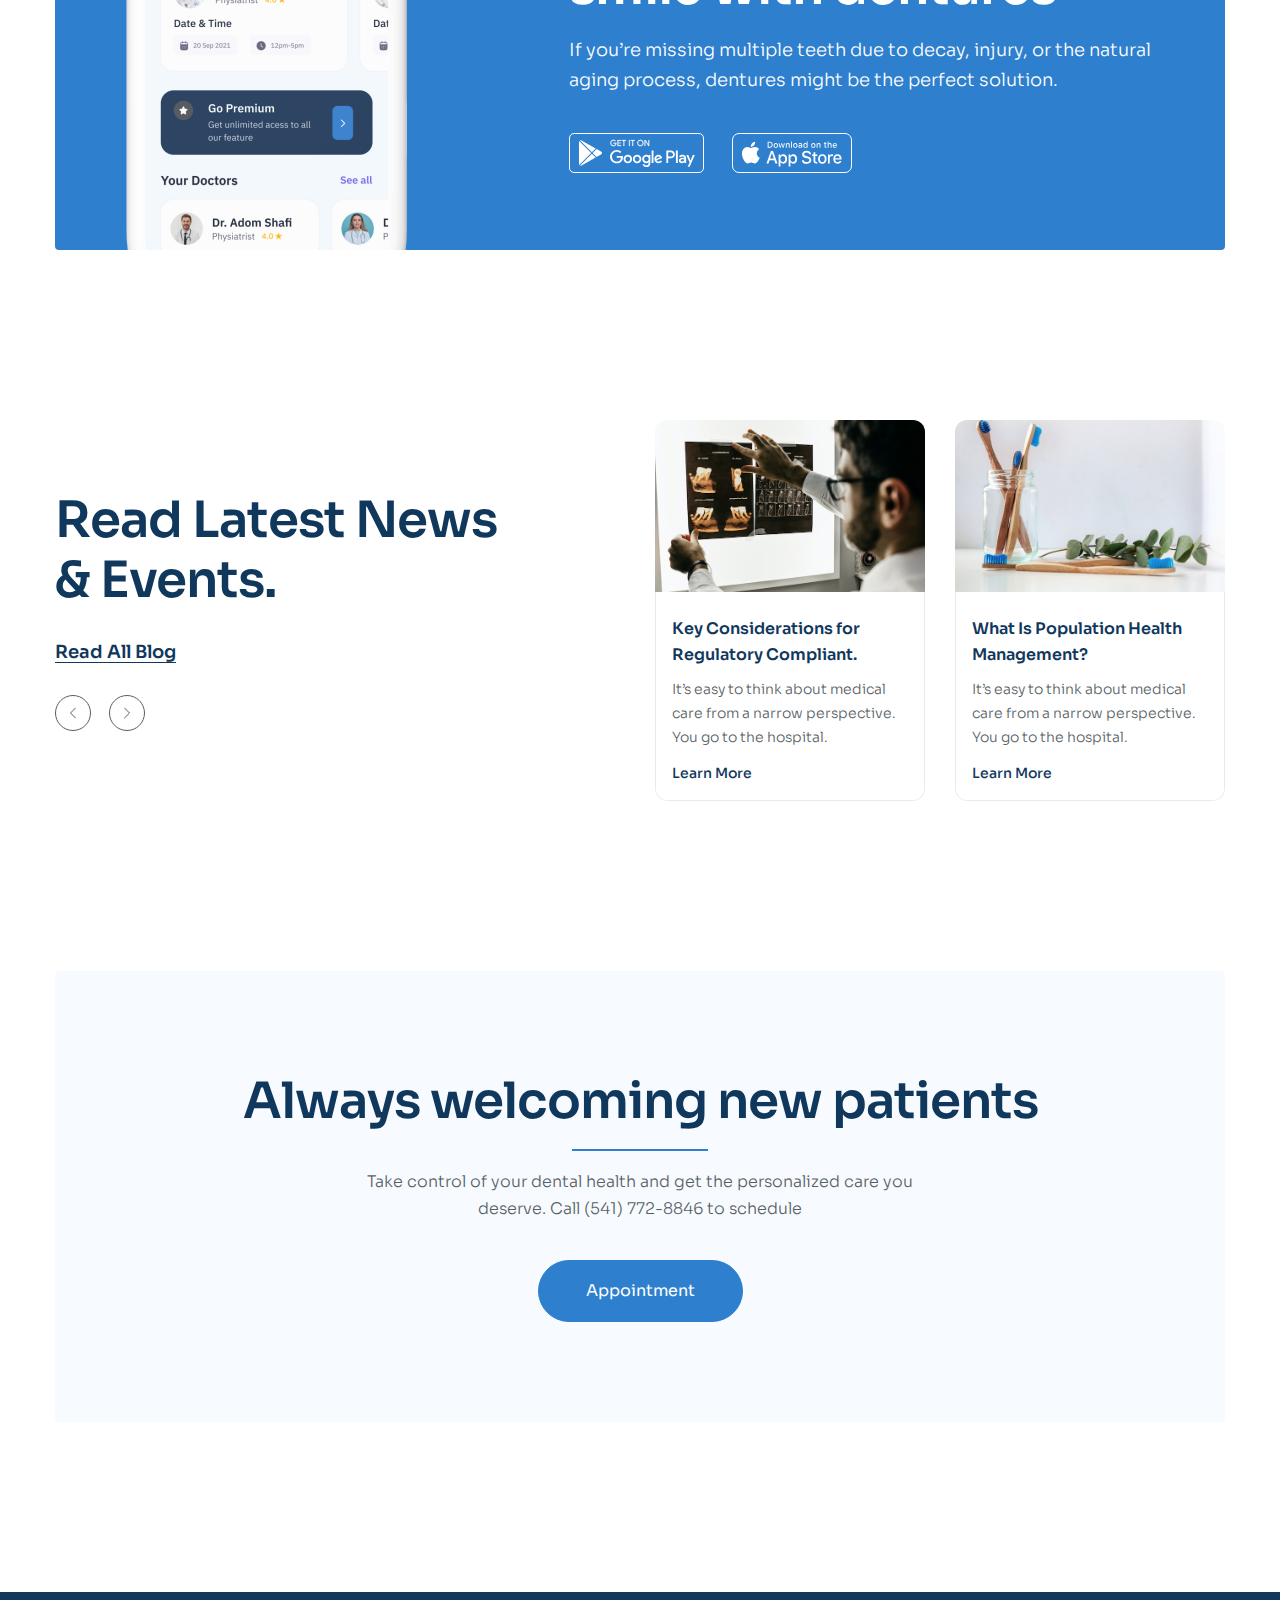
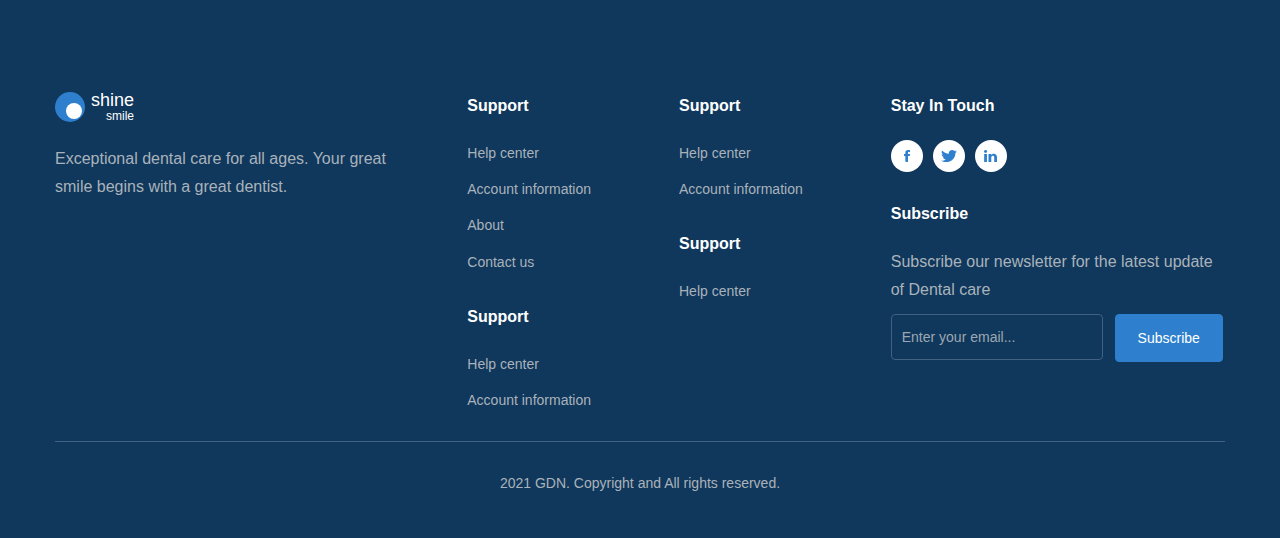
<file: DA3/index.html>
<!DOCTYPE html>
<html lang="en">
<head>
    <meta charset="UTF-8">
    <meta name="viewport" content="width=device-width, initial-scale=1.0">
    <title>Shine Smile</title>
    <!-- Favicon -->
    <link rel="apple-touch-icon" sizes="57x57" href="./assets/favicon/apple-icon-57x57.png">
    <link rel="apple-touch-icon" sizes="60x60" href="./assets/favicon/apple-icon-60x60.png">
    <link rel="apple-touch-icon" sizes="72x72" href="./assets/favicon/apple-icon-72x72.png">
    <link rel="apple-touch-icon" sizes="76x76" href="./assets/favicon/apple-icon-76x76.png">
    <link rel="apple-touch-icon" sizes="114x114" href="./assets/favicon/apple-icon-114x114.png">
    <link rel="apple-touch-icon" sizes="120x120" href="./assets/favicon/apple-icon-120x120.png">
    <link rel="apple-touch-icon" sizes="144x144" href="./assets/favicon/apple-icon-144x144.png">
    <link rel="apple-touch-icon" sizes="152x152" href="./assets/favicon/apple-icon-152x152.png">
    <link rel="apple-touch-icon" sizes="180x180" href="./assets/favicon/apple-icon-180x180.png">
    <link rel="icon" type="image/png" sizes="192x192"  href="./assets/favicon/android-icon-192x192.png">
    <link rel="icon" type="image/png" sizes="32x32" href="./assets/favicon/favicon-32x32.png">
    <link rel="icon" type="image/png" sizes="96x96" href="./assets/favicon/favicon-96x96.png">
    <link rel="icon" type="image/png" sizes="16x16" href="./assets/favicon/favicon-16x16.png">
    <link rel="manifest" href="./assets/favicon/manifest.json">
    <meta name="msapplication-TileColor" content="#ffffff">
    <meta name="msapplication-TileImage" content="/ms-icon-144x144.png">
    <meta name="theme-color" content="#ffffff">



    <!-- Link Css -->
    <link rel="stylesheet" href="./assets/css/reset.css">
    <link rel="stylesheet" href="./assets/css/styles.css">

    <!-- Embed Fonts -->
    <link rel="preconnect" href="https://fonts.googleapis.com">
    <link rel="preconnect" href="https://fonts.gstatic.com" crossorigin>
    <link href="https://fonts.googleapis.com/css2?family=Sora:wght@300;400;500;600;700&display=swap" rel="stylesheet">
</head>
<body>
    <header class="header">
        <div class="container">
            <!-- Header top -->
            <div class="header-top">
                <!-- Logo -->
                <a href="#!">
                    <div class="logo">
                        <span class="logo__circle"></span>
                        <span class="logo__text">
                            <span class="logo__brand">shine</span>
                            <span class="logo__brand logo__brand--small">smile</span>
                        </span>
                    </div>
                </a>

                <!-- Navbar -->
                <nav class="navbar">
                    <ul class="navbar__list">
                        <li class="navbar__item">
                            <a href="#!" class="navbar__link navbar__link--active">Home</a>
                        </li>
                        <li class="navbar__item">
                            <a href="#!" class="navbar__link">Services</a>
                        </li>
                        <li class="navbar__item">
                            <a href="#!" class="navbar__link">About</a>
                        </li>
                        <li class="navbar__item">
                            <a href="#!" class="navbar__link">Doctors</a>
                        </li>
                    </ul>
                </nav>
                <!-- Action -->
                <div class="header-action">
                    <a href="#!" class="header-action__login">Log In</a>
                    <button href="#!" class="btn header-action__signup">Sign Up</button>
                </div>
            </div>
            <!-- Hero -->
            <section class="hero">
                <!-- Hero content -->
                <section class="hero__content">
                    <h1 class="hero__heading">Exceptional dental care for all ages.</h1>
                    <p class="hero__desc">Exceptional dental care for all ages. Your great smile begins with a great dentist.</p>
                    <div class="hero__row">
                        <a href="#!" class="btn">Book Online</a>
                        <span class="hero__phone">or call (123) 456-7890</span>
                    </div>
                </section>
                <!-- Hero media -->
                <div class="hero__media">
                    <figure class="hero__images">
                        <img src="./assets/img/hero-01.jpg" alt="" class="hero__img">
                        <img src="./assets/img/hero-02.jpg" alt="" class="hero__img">
                    </figure>
                </div>
            </section>
        </div>
    </header>
    <main>
        <section class="service">
            <div class="container">
                <h2 class="service__heading section-heading">Our services</h2>
                <p class="service__desc section-desc">Exceptional dental care for all ages. Your great smile begins with a great dentist.</p>
                <div class="service__row">
                    <figure>
                        <img src="./assets/img/service.jpg" alt="" class="service__img">
                    </figure>
                    <div>
                        <div class="service__list">
                            <section class="service__item">
                                <div class="service-item__icon">
                                    <!-- icon -->
                                    <svg
                                            width="22"
                                            height="24"
                                            viewBox="0 0 22 24"
                                            fill="none"
                                            xmlns="http://www.w3.org/2000/svg"
                                        >
                                            <path
                                                d="M20.3598 2.63964C17.9506 -0.556131 14.2772 -0.568132 11.2481 1.10682C11.001 1.24657 10.7219 1.31411 10.4406 1.30222C10.1592 1.29033 9.88633 1.19945 9.65105 1.03931C8.49552 0.245717 7.29036 -0.316477 5.13904 0.207462C0.623408 1.3071 0 4.90379 0 8.99816C0.0797353 12.1602 0.500857 15.3032 1.25551 18.3683C2.11836 22.0168 3.90382 24 5.43354 24C6.96326 24 7.00963 22.2204 7.00963 20.8016C7.00963 19.2009 7.39505 14.8009 10.8642 14.8009C13.5317 14.8009 14.3333 18.4013 14.3333 20.8016C14.3329 23.095 15.1722 24 16.6628 24C19.5267 24 20.9796 15.3938 21.3719 13.1237C21.7642 10.8535 22.9882 6.12569 20.3598 2.63964Z"
                                                fill="currentColor"
                                            />
                                        </svg>                               
                                </div>
                                <div class="service-item__body">
                                    <h3 class="service-item__heading">Oral Surgery</h3>
                                    <p class="service-item__desc">Everything you expect and then some. Cleanings, fillings, and x-rays.</p>
                                </div>
        
                            </section>
                            <section class="service__item">
                                <div class="service-item__icon">
                                    <!-- icon -->
                                    <svg
                                            width="22"
                                            height="24"
                                            viewBox="0 0 22 24"
                                            fill="none"
                                            xmlns="http://www.w3.org/2000/svg"
                                        >
                                            <path
                                                d="M20.3598 2.63964C17.9506 -0.556131 14.2772 -0.568132 11.2481 1.10682C11.001 1.24657 10.7219 1.31411 10.4406 1.30222C10.1592 1.29033 9.88633 1.19945 9.65105 1.03931C8.49552 0.245717 7.29036 -0.316477 5.13904 0.207462C0.623408 1.3071 0 4.90379 0 8.99816C0.0797353 12.1602 0.500857 15.3032 1.25551 18.3683C2.11836 22.0168 3.90382 24 5.43354 24C6.96326 24 7.00963 22.2204 7.00963 20.8016C7.00963 19.2009 7.39505 14.8009 10.8642 14.8009C13.5317 14.8009 14.3333 18.4013 14.3333 20.8016C14.3329 23.095 15.1722 24 16.6628 24C19.5267 24 20.9796 15.3938 21.3719 13.1237C21.7642 10.8535 22.9882 6.12569 20.3598 2.63964Z"
                                                fill="currentColor"
                                            />
                                    </svg>                             
                                </div>
                                <div class="service-item__body">
                                    <h3 class="service-item__heading">Wisdom Teeth Removal</h3>
                                    <p class="service-item__desc">Everything you expect and then some. Cleanings, fillings, and x-rays.</p>
                                </div>
                            </section>
                            <section class="service__item">
                                <div class="service-item__icon">
                                    <!-- icon -->
                                    <svg
                                            width="22"
                                            height="24"
                                            viewBox="0 0 22 24"
                                            fill="none"
                                            xmlns="http://www.w3.org/2000/svg"
                                        >
                                            <path
                                                d="M20.3598 2.63964C17.9506 -0.556131 14.2772 -0.568132 11.2481 1.10682C11.001 1.24657 10.7219 1.31411 10.4406 1.30222C10.1592 1.29033 9.88633 1.19945 9.65105 1.03931C8.49552 0.245717 7.29036 -0.316477 5.13904 0.207462C0.623408 1.3071 0 4.90379 0 8.99816C0.0797353 12.1602 0.500857 15.3032 1.25551 18.3683C2.11836 22.0168 3.90382 24 5.43354 24C6.96326 24 7.00963 22.2204 7.00963 20.8016C7.00963 19.2009 7.39505 14.8009 10.8642 14.8009C13.5317 14.8009 14.3333 18.4013 14.3333 20.8016C14.3329 23.095 15.1722 24 16.6628 24C19.5267 24 20.9796 15.3938 21.3719 13.1237C21.7642 10.8535 22.9882 6.12569 20.3598 2.63964Z"
                                                fill="currentColor"
                                            />
                                        </svg>
                                                                    
                                </div>
                                <div class="service-item__body">
                                    <h3 class="service-item__heading">Preventative Dentistry</h3>
                                    <p class="service-item__desc">Everything you expect and then some. Cleanings, fillings, and x-rays.</p>
                                </div>
        
                            </section>
                        </div>
                        <a href="#!" class="btn">All Services</a>
                    </div>
                </div>
            </div>
        </section>

        <section class="work">
            <div class="container">
                <h2 class="section-heading">How it works</h2>
                <p class="section-desc work__desc">Exceptional dental care for all ages. Your great smile begins with a great dentist.</p>
                <div class="work__list">
                    <section class="work-item">
                        <img src="./assets/icon/Orion_search.svg" alt="" class="work-item__icon">
                        <h3 class="work-item__heading">Search doctor</h3>
                        <p class="work-item__desc">Search a doctor by education, qualifications or experience-contact for inquiry.</p>
                        <a href="#!" class="work-item__more">Learn More</a>
                    </section>
                    <section class="work-item">
                        <img src="./assets/icon/Orion_find-user.svg" alt="" class="work-item__icon">
                        <h3 class="work-item__heading">Find best doctor</h3>
                        <p class="work-item__desc">Search a doctor by education, qualifications or experience-contact for inquiry.</p>
                        <a href="#!" class="work-item__more">Learn More</a>
                    </section>
                    <section class="work-item">
                        <img src="./assets/icon/Orion_first-aid-kit.svg" alt="" class="work-item__icon">
                        <h3 class="work-item__heading">Get treatment</h3>
                        <p class="work-item__desc">Search a doctor by education, qualifications or experience-contact for inquiry.</p>
                        <a href="#!" class="work-item__more">Learn More</a>
                    </section>
                </div>
            </div>
        </section>

        <!-- Feature -->
        <section class="feature">
            <div class="container">
                <div class="feature__inner">
                    <div class="feature__media">
                        <figure class="feature__images">
                            <img src="./assets/img/feature-01.jpg" alt="" class="feature__img">
                            <img src="./assets/img/feature-02.jpg" alt="" class="feature__img">
                        </figure>
                    </div>
                    <section class="feature__content">
                        <h2 class="section-heading">Take back your smile with shine.</h2>
                        <p class="section-desc">If you’re missing multiple teeth due to decay, injury, or the natural aging process, dentures might be the perfect solution.</p>
                        <a href="#!" class="btn feature__cta">Learn more</a>
                    </section>
                </div>
            </div>
        </section>
        <section class="member">
            <div class="container">
                <header class="member__header">
                    <h2 class="section-heading">Our virtual dentist</h2>
                    <a href="#!" class="btn member__cta">Meet our dentist</a>
                </header>
                <div class="member__list">
                    <!-- Card -->
                    <article class="member-item">
                        <div class="member-item__img-bg">
                            <img src="./assets/img/member-01.png" alt="Dr. Essence Page" class="member-item__thumb">
                        </div>
                        <h3 class="member-item__name">Dr. Essence Page</h3>
                        <p class="member-item__title">DDS, California - Linda University</p>
                    </article>
                    <article class="member-item">
                        <div class="member-item__img-bg">
                            <img src="./assets/img/member-02.png" alt="Dr. Essence Page" class="member-item__thumb">
                        </div>
                        <h3 class="member-item__name">Dr. Essence Page</h3>
                        <p class="member-item__title">DDS, California - Linda University</p>
                    </article>
                    <article class="member-item">
                        <div class="member-item__img-bg">
                            <img src="./assets/img/member-03.png" alt="Dr. Essence Page" class="member-item__thumb">
                        </div>
                        <h3 class="member-item__name">Dr. Essence Page</h3>
                        <p class="member-item__title">DDS, California - Linda University</p>
                    </article>
                    <article class="member-item">
                        <div class="member-item__img-bg">
                            <img src="./assets/img/member-04.png" alt="Dr. Essence Page" class="member-item__thumb">
                        </div>
                        <h3 class="member-item__name">Dr. Essence Page</h3>
                        <p class="member-item__title">DDS, California - Linda University</p>
                    </article>
                </div>
                <div class="control member__control">
                    <!-- Previous -->
                    <button class="control__btn">
                        <svg
                            width="6"
                            height="12"
                            viewBox="0 0 6 12"
                            fill="none"
                            xmlns="http://www.w3.org/2000/svg"
                        >
                            <path
                                d="M5.5 1L0.5 6L5.5 11"
                                stroke="currentColor"
                                stroke-linecap="round"
                                stroke-linejoin="round"
                            />
                        </svg>
                    </button>

                    <!-- Next -->
                    <button class="control__btn">
                        <svg
                            class="control-next-icon"
                            width="6"
                            height="12"
                            viewBox="0 0 6 12"
                            fill="none"
                            xmlns="http://www.w3.org/2000/svg"
                        >
                            <path
                                d="M5.5 1L0.5 6L5.5 11"
                                stroke="currentColor"
                                stroke-linecap="round"
                                stroke-linejoin="round"
                            />
                        </svg>
                    </button>
                </div>
            </div>
        </section>
        <section class="install">
            <div class="container">
                <div class="install__inner">
                    <figure>
                        <img src="./assets/img/mobile-app.png" alt="" class="install__img">
                    </figure>
                    <section class="install__content">
                        <h2 class="install__heading section-heading">
                            Take back your smile with dentures
                        </h2>
                        <p class="install__desc section-desc">If you’re missing multiple teeth due to decay, injury, or the natural aging process, dentures might be the perfect solution.</p>
                        <div class="install__row">
                            <a href="#!">
                                <img src="./assets/img/google-play.svg" alt="" class="install__btn-img">
                            </a>
                            <a href="#!">
                                <img src="./assets/img/app-store.svg" alt="" class="install__btn-img">
                            </a>
                        </div>
                    </section>
                </div>
            </div>

            <section class="news">
                <div class="container">
                    <div class="news__inner">
                        <section class="news__content">
                            <h2 class="news__heading section-heading">Read Latest News & Events.</h2>
                            <a href="#!" class="news__more">Read All Blog</a>
                            <div class="news__control control">
                                <!-- Previous -->
                                <button class="control__btn">
                                    <svg
                                        width="6"
                                        height="12"
                                        viewBox="0 0 6 12"
                                        fill="none"
                                        xmlns="http://www.w3.org/2000/svg"
                                    >
                                        <path
                                            d="M5.5 1L0.5 6L5.5 11"
                                            stroke="currentColor"
                                            stroke-linecap="round"
                                            stroke-linejoin="round"
                                        />
                                    </svg>
                                </button>
            
                                <!-- Next -->
                                <button class="control__btn">
                                    <svg
                                        class="control-next-icon"
                                        width="6"
                                        height="12"
                                        viewBox="0 0 6 12"
                                        fill="none"
                                        xmlns="http://www.w3.org/2000/svg"
                                    >
                                        <path
                                            d="M5.5 1L0.5 6L5.5 11"
                                            stroke="currentColor"
                                            stroke-linecap="round"
                                            stroke-linejoin="round"
                                        />
                                    </svg>
                                </button>
                            </div>
                        </section>
                        <div class="news__list">
                            <article class="news-item">
                                <figure class="news-item__img">
                                    <a href="#!"><img src="./assets/img/news-01.jpg" alt="" class="news-item__thumb"></a>
                                </figure>
                                <section class="news-item__body">
                                    <h3>
                                        <a href="#!" class="news-item__heading">Key Considerations for Regulatory Compliant.</a>
                                    </h3>
                                    <p class="news-item__desc">It’s easy to think about medical care from a narrow perspective. You go to the hospital.</p>
                                    <a href="#!" class="news-item__more">Learn More</a>
                                </section>
                            </article>
                            <article class="news-item">
                                <figure class="news-item__img">
                                    <a href="#!"><img src="./assets/img/news-02.jpg" alt="" class="news-item__thumb"></a>
                                </figure>
                                <section class="news-item__body">
                                    <h3>
                                        <a href="#!" class="news-item__heading">What Is Population Health Management?</a>
                                    </h3>
                                    <p class="news-item__desc">It’s easy to think about medical care from a narrow perspective. You go to the hospital.</p>
                                    <a href="#!" class="news-item__more">Learn More</a>
                                </section>
                            </article>
                        </div>
                    </div>
                </div>
            </section>

            <!-- Appointment -->
            <section class="appointment">
                <div class="container">
                    <div class="appointment__inner">
                        <h2 class="appointment__heading section-heading">
                            Always welcoming new patients
                        </h2>
                        <p class="appointment__desc section-desc">
                            Take control of your dental health and get the
                            personalized care you deserve. Call (541) 772-8846
                            to schedule
                        </p>
                        <a href="#!" class="btn">Appointment</a>
                    </div>
                </div>
            </section>
        </section>
    </main>
    <!-- Footer -->
    <footer class="footer">
        <div class="container">
            <div class="footer__row">
                <div class="footer__column">
                    <!-- Logo -->
                    <a href="/">
                        <div class="logo">
                            <span class="logo__circle"></span>
                            <span class="logo__text">
                                <span class="logo__brand">shine</span>
                                <span
                                    class="logo__brand logo__brand--small"
                                >
                                    smile
                                </span>
                            </span>
                        </div>
                    </a>
                    <p class="footer__desc">
                        Exceptional dental care for all ages. Your great
                        smile begins with a great dentist.
                    </p>
                </div>
                <div class="footer__column">
                    <h3 class="footer__heading">Support</h3>
                    <ul class="footer__list">
                        <li class="footer__item">
                            <a href="#!" class="footer__link">
                                Help center
                            </a>
                        </li>
                        <li class="footer__item">
                            <a href="#!" class="footer__link">
                                Account information
                            </a>
                        </li>
                        <li class="footer__item">
                            <a href="#!" class="footer__link"> About </a>
                        </li>
                        <li class="footer__item">
                            <a href="#!" class="footer__link">
                                Contact us
                            </a>
                        </li>
                    </ul>

                    <h3 class="footer__heading">Support</h3>
                    <ul class="footer__list">
                        <li class="footer__item">
                            <a href="#!" class="footer__link">
                                Help center
                            </a>
                        </li>
                        <li class="footer__item">
                            <a href="#!" class="footer__link">
                                Account information
                            </a>
                        </li>
                    </ul>
                </div>
                <div class="footer__column">
                    <h3 class="footer__heading">Support</h3>
                    <ul class="footer__list">
                        <li class="footer__item">
                            <a href="#!" class="footer__link">
                                Help center
                            </a>
                        </li>
                        <li class="footer__item">
                            <a href="#!" class="footer__link">
                                Account information
                            </a>
                        </li>
                    </ul>

                    <h3 class="footer__heading">Support</h3>
                    <ul class="footer__list">
                        <li class="footer__item">
                            <a href="#!" class="footer__link">
                                Help center
                            </a>
                        </li>
                    </ul>
                </div>
                <div class="footer__column">
                    <h3 class="footer__heading">Stay In Touch</h3>
                    <div class="footer__social">
                        <a href="#!" class="footer__social-btn">
                            <svg
                                width="6"
                                height="12"
                                viewBox="0 0 6 12"
                                fill="none"
                                xmlns="http://www.w3.org/2000/svg"
                            >
                                <path
                                    d="M3.98981 11.9358V6.0302H5.76473L6 3.9517H3.98981L3.9928 2.91132C3.9928 2.3692 4.0477 2.07885 4.87783 2.07885H5.98755V0H4.21224C2.07977 0 1.32931 1.00825 1.32931 2.70405V3.95186H0V6.03055H1.32931V11.8521C1.84718 11.9489 2.38257 12 2.93075 12C3.28487 12 3.63863 11.9786 3.98981 11.9358Z"
                                    fill="currentColor"
                                />
                            </svg>
                        </a>
                        <a href="#!" class="footer__social-btn">
                            <svg
                                width="16"
                                height="12"
                                viewBox="0 0 16 12"
                                fill="none"
                                xmlns="http://www.w3.org/2000/svg"
                            >
                                <path
                                    d="M16 1.42062C15.405 1.66154 14.771 1.82123 14.11 1.89877C14.79 1.524 15.309 0.935077 15.553 0.225231C14.919 0.574154 14.219 0.820615 13.473 0.958154C12.871 0.366462 12.013 0 11.077 0C9.261 0 7.799 1.36062 7.799 3.02862C7.799 3.26862 7.821 3.49938 7.875 3.71908C5.148 3.59631 2.735 2.38985 1.114 0.552C0.831 1.00523 0.665 1.524 0.665 2.08246C0.665 3.13108 1.25 4.06062 2.122 4.59877C1.595 4.58954 1.078 4.44831 0.64 4.22585C0.64 4.23508 0.64 4.24708 0.64 4.25908C0.64 5.73046 1.777 6.95262 3.268 7.23415C3.001 7.30154 2.71 7.33385 2.408 7.33385C2.198 7.33385 1.986 7.32277 1.787 7.28215C2.212 8.48123 3.418 9.36277 4.852 9.39138C3.736 10.1972 2.319 10.6828 0.785 10.6828C0.516 10.6828 0.258 10.6717 0 10.6412C1.453 11.5062 3.175 12 5.032 12C11.068 12 14.368 7.38462 14.368 3.384C14.368 3.25015 14.363 3.12092 14.356 2.99262C15.007 2.56615 15.554 2.03354 16 1.42062Z"
                                    fill="currentColor"
                                />
                            </svg>
                        </a>
                        <a href="#!" class="footer__social-btn">
                            <svg
                                width="13"
                                height="12"
                                viewBox="0 0 13 12"
                                fill="none"
                                xmlns="http://www.w3.org/2000/svg"
                            >
                                <path
                                    d="M0 1.39394C0 0.989891 0.146401 0.656558 0.439189 0.393939C0.731978 0.131309 1.11262 0 1.58108 0C2.04119 0 2.41344 0.129285 2.69788 0.387879C2.99066 0.654545 3.13707 1.00201 3.13707 1.4303C3.13707 1.81818 2.99486 2.14141 2.71042 2.4C2.41764 2.66667 2.03282 2.8 1.55598 2.8H1.54344C1.08333 2.8 0.711072 2.66667 0.426641 2.4C0.142209 2.13333 0 1.79798 0 1.39394ZM0.163127 12V3.90303H2.94884V12H0.163127ZM4.49228 12H7.27799V7.47879C7.27799 7.19595 7.31146 6.97777 7.37838 6.82424C7.49549 6.54949 7.67326 6.31716 7.91168 6.12727C8.1501 5.93737 8.44916 5.84242 8.80888 5.84242C9.74582 5.84242 10.2143 6.45252 10.2143 7.67273V12H13V7.35758C13 6.16161 12.7072 5.25455 12.1216 4.63636C11.536 4.01818 10.7622 3.70909 9.80019 3.70909C8.72104 3.70909 7.88031 4.15758 7.27799 5.05455V5.07879H7.26544L7.27799 5.05455V3.90303H4.49228C4.509 4.16161 4.51737 4.96565 4.51737 6.31515C4.51737 7.66464 4.509 9.55959 4.49228 12Z"
                                    fill="currentColor"
                                />
                            </svg>
                        </a>
                    </div>

                    <h3 class="footer__heading">Subscribe</h3>

                    <p class="footer__desc">
                        Subscribe our newsletter for the latest update of
                        Dental care
                    </p>

                    <form class="footer-form" action="">
                        <input
                            class="footer-form__input"
                            type="email"
                            name="email"
                            id="email"
                            placeholder="Enter your email..."
                        />
                        <button
                            class="btn footer-form__submit"
                            type="submit"
                        >
                            Subscribe
                        </button>
                    </form>
                </div>
            </div>

            <div class="footer__copyright">
                <p class="footer__copyright-text">
                    2021 GDN. Copyright and All rights reserved.
                </p>
            </div>
        </div>
    </footer>
</body>
</html>
</file>
<file: DA1/assets/fonts/stylesheet.css>
/* ============= Poppins ================== */
@font-face {
    font-family: 'Poppins';
    src: url('Poppins/Poppins-Bold.woff2') format('woff2'),
        url('Poppins/Poppins-Bold.woff') format('woff');
    font-weight: bold;
    font-style: normal;
    font-display: swap;
}

@font-face {
    font-family: 'Poppins';
    src: url('Poppins/Poppins-Black.woff2') format('woff2'),
        url('Poppins/Poppins-Black.woff') format('woff');
    font-weight: 900;
    font-style: normal;
    font-display: swap;
}

@font-face {
    font-family: 'Poppins';
    src: url('Poppins/Poppins-BlackItalic.woff2') format('woff2'),
        url('Poppins/Poppins-BlackItalic.woff') format('woff');
    font-weight: 900;
    font-style: italic;
    font-display: swap;
}

@font-face {
    font-family: 'Poppins';
    src: url('Poppins/Poppins-ExtraBold.woff2') format('woff2'),
        url('Poppins/Poppins-ExtraBold.woff') format('woff');
    font-weight: bold;
    font-style: normal;
    font-display: swap;
}

@font-face {
    font-family: 'Poppins';
    src: url('Poppins/Poppins-BoldItalic.woff2') format('woff2'),
        url('Poppins/Poppins-BoldItalic.woff') format('woff');
    font-weight: bold;
    font-style: italic;
    font-display: swap;
}

@font-face {
    font-family: 'Poppins';
    src: url('Poppins/Poppins-ExtraBoldItalic.woff2') format('woff2'),
        url('Poppins/Poppins-ExtraBoldItalic.woff') format('woff');
    font-weight: bold;
    font-style: italic;
    font-display: swap;
}

@font-face {
    font-family: 'Poppins';
    src: url('Poppins/Poppins-ExtraLight.woff2') format('woff2'),
        url('Poppins/Poppins-ExtraLight.woff') format('woff');
    font-weight: 200;
    font-style: normal;
    font-display: swap;
}

@font-face {
    font-family: 'Poppins';
    src: url('Poppins/Poppins-ExtraLightItalic.woff2') format('woff2'),
        url('Poppins/Poppins-ExtraLightItalic.woff') format('woff');
    font-weight: 200;
    font-style: italic;
    font-display: swap;
}

@font-face {
    font-family: 'Poppins';
    src: url('Poppins/Poppins-Italic.woff2') format('woff2'),
        url('Poppins/Poppins-Italic.woff') format('woff');
    font-weight: normal;
    font-style: italic;
    font-display: swap;
}

@font-face {
    font-family: 'Poppins';
    src: url('Poppins/Poppins-Medium.woff2') format('woff2'),
        url('Poppins/Poppins-Medium.woff') format('woff');
    font-weight: 500;
    font-style: normal;
    font-display: swap;
}

@font-face {
    font-family: 'Poppins';
    src: url('Poppins/Poppins-LightItalic.woff2') format('woff2'),
        url('Poppins/Poppins-LightItalic.woff') format('woff');
    font-weight: 300;
    font-style: italic;
    font-display: swap;
}

@font-face {
    font-family: 'Poppins';
    src: url('Poppins/Poppins-Light.woff2') format('woff2'),
        url('Poppins/Poppins-Light.woff') format('woff');
    font-weight: 300;
    font-style: normal;
    font-display: swap;
}

@font-face {
    font-family: 'Poppins';
    src: url('Poppins/Poppins-SemiBold.woff2') format('woff2'),
        url('Poppins/Poppins-SemiBold.woff') format('woff');
    font-weight: 600;
    font-style: normal;
    font-display: swap;
}

@font-face {
    font-family: 'Poppins';
    src: url('Poppins/Poppins-Regular.woff2') format('woff2'),
        url('Poppins/Poppins-Regular.woff') format('woff');
    font-weight: normal;
    font-style: normal;
    font-display: swap;
}

@font-face {
    font-family: 'Poppins';
    src: url('Poppins/Poppins-ThinItalic.woff2') format('woff2'),
        url('Poppins/Poppins-ThinItalic.woff') format('woff');
    font-weight: 100;
    font-style: italic;
    font-display: swap;
}

@font-face {
    font-family: 'Poppins';
    src: url('Poppins/Poppins-SemiBoldItalic.woff2') format('woff2'),
        url('Poppins/Poppins-SemiBoldItalic.woff') format('woff');
    font-weight: 600;
    font-style: italic;
    font-display: swap;
}

@font-face {
    font-family: 'Poppins';
    src: url('Poppins/Poppins-Thin.woff2') format('woff2'),
        url('Poppins/Poppins-Thin.woff') format('woff');
    font-weight: 100;
    font-style: normal;
    font-display: swap;
}

@font-face {
    font-family: 'Poppins';
    src: url('Poppins/Poppins-MediumItalic.woff2') format('woff2'),
        url('Poppins/Poppins-MediumItalic.woff') format('woff');
    font-weight: 500;
    font-style: italic;
    font-display: swap;
}
</file>
<file: DA1/assets/css/styles.css>
*
{
    box-sizing: border-box;
}
:root
{
    --primary-color: #0F1B4C;
}
html
{
    font-size: 62.5%;
}
body
{
    font-size: 1.6rem;
    font-family: "Poppins", sans-serif;
}
/* Common */
.content
{
    width : 1110px;
    max-width: calc(100% - 48px);
    margin-left : auto;
    margin-right: auto;
}
.btn
{
    display: inline-block;
    min-width: 98px;
    padding: 18px 16px;
    background-color: var(--primary-color);
    border-radius: 12px;
    font-weight: 500;
    font-size: 1.4rem;
    text-align: center;
    color: #ffffff;
}
.btn:hover
{
    opacity: 0.9;
}
/* Common */

/* Start Header */
.header
{
    position: relative;
    background-color: #E6F0FF;
    height: 100vh;
}
.navbar
{
    display: flex;
    align-items: center;
    padding-top: 38px;
}
.navbar > ul
{
    display: flex;
    margin-left: 50px;
}

.navbar .actions
{
    margin-left: auto;
}
a
{
    text-decoration: none;
}
.navbar ul a
{
    font-weight: 500;
    font-size: 1.4rem;
    color: #4f5461;
    padding: 8px 14px;
}
.navbar ul a:hover
{
    text-decoration: underline;
}
.navbar .action-link
{
    font-weight: 500;
    font-size: 1.4rem;
    color: var(--primary-color);
}

.navbar .action-btn
{
    padding: 13px 16px;
    margin-left: 18px;
    border-radius: 8px;
}

.hero
{
    margin-top: 130px
}
.hero .info
{
    width: 51%; 
}
.hero .sub-title
{
    font-weight: 500;
    font-size: 1.8rem;
    line-height: 1.5;
    letter-spacing:00.1em;
    color: #687691;
}
.hero .title
{
    font-weight: 700;
    font-size: 6.2rem;
    line-height: 1.19;
    color: #000336;
} 

.hero .desc
{
    margin-top: 30px;
    font-weight: 400;
    font-size: 1.8rem;
    line-height: 1.78;
    color: #5a6473;
}
.hero-cta
{
    min-width: 170px;
    margin-top:40px;
}
.hero-img
{
    position: absolute;
    right: calc((100vw - 1110px) / 2 - 100px);
    bottom: 0;
}
/* End Header */




/* Start Clinents */

.clients
{
    margin-top: 122px;
}
.clients .row
{
    display: flex;
    justify-content: space-between;
}
.clients .desc
{
    font-weight: 500;
    font-size: 1.6rem;
    line-height: 1.25;
    color: #7D8689;
}
.clients .row-desc
{
    margin-top: 23px;
}
.clients .images
{
    margin-top: 96px;
    display: flex;
    justify-content: space-between;
    align-items: center;
}
/* End Clinents */








/* Start Guides */


.guides
{
    margin-top: 200px;
}
.guides .sub-title
{
    font-weight: 600;
    font-size: 3.5rem;
    line-height: 1;
    text-align: center;
    color: #000339;
    position: relative;
}
.guides .sub-title::before
{
    position: absolute;
    top: -10px;
    left: 50%;
    transform: translateX(-50%);
    content: "";
    display: inline-block;
    width: 42px;
    height: 4px;
    background: #000339;
    border-radius: 12px;
}

.guides .desc
{
    width: 459px;
    max-width: 100%;
    margin: 20px auto 0;
    font-weight: 400;
    font-size: 1.6rem;
    line-height: 1.88;
    text-align: center;
    color: #5a6473;
}

.list-guide
{
    margin-top: 70px;
    display: flex;
    justify-content: center;
}
.guide-item
{
    margin: 0 70px;
    text-align: center;
}
.guide-item .title
{
    font-weight: 500;
    font-size: 2rem;
    line-height: 1.1;
    color: #3b3c45;
    margin-top: 26px;
}
.guide-item .link
{
    margin-top: 10px;
    display: inline-block;
    font-weight: 600;
    font-size: 1.4rem;
    color: #0689FF;
}

.guide-item .arrow
{
    margin-left: 6px;
}
.guide-cta
{
    display: flex;
    justify-content: center;
    margin-top:50px;
}
.guide-cta .btn
{
    min-width: 170px;
}







/* End Guides */







/* Start Featured */

.featured
{
    margin-top: 120px;
    padding:110px 0;
    background: #F5FAFE;
}
.featured .sub-title
{
    font-weight: 600;
    font-size: 3.5rem;
    line-height: 1;
    color: #000339;
}
.featured .row
{
    display: flex;
    justify-content: space-between;
    margin-top: 15px;
}
.featured .desc
{
    font-weight: 400;
    font-size: 1.6rem;
    line-height: 1.88;
    color: #5A6473;
}
.featured .link
{
    font-weight: 600;
    font-size: 1.8rem;
    color: #0689FF;
    display: flex;
    align-items: center;
}
.featured .link .arrow
{
    margin-left: 8px;
}


.featured .list
{
    margin-top: 70px;
    gap: 30px;
    display: flex;
}
.featured .item
{
    flex: 1;
    background-color: #ffffff;
    border-top-left-radius: 12px;
    border-top-right-radius: 12px;
}
.featured .item .thumb
{
    width: 100%;
    height: 227px;
    object-fit: cover;
    border-top-left-radius: 12px;
    border-top-right-radius: 12px;
}
.featured .item .body
{
    padding: 17px 20px 24px;
}
.featured .item .title
{
    font-weight: 600;
    font-size: 2rem;
    line-height: 1;
    color: #000339;
}
.featured .item .desc
{
    margin-top: 11px;
    font-weight: 500;
    font-size: 1.4rem;
    line-height: 1.5;
    color: #A3A6AB;
}
.featured .item .info
{
    display: flex;
    align-items: center;
    margin-top: 21px;
}
.featured .item .icon
{
    margin-left: 23px;
}
.featured .item .icon:first-child
{
    margin-left: 0;
}
.featured .item .label
{
    margin-left: 8px;
    font-weight: 500;
    font-size: 1.4rem;
    letter-spacing:0.01em;
    color: #4d4d52;
}
/* End Featured */


/* Start Stats */

.stats
{
    margin-top: 75px;
    padding: 50px 0;
}

.stats .content
{
    width: 1048px;
}

.stats .row
{
    display: flex;
}
.stats .img-block, .stats .info
{
    width: 50%;
}

.stats .img-block .image 
{
    display: block;
    margin-left: auto;
    width: 400px;
    height: 460px;
    object-fit: cover;
    border-radius: 12px;
}
.stats .img-block 
{
    position: relative;
}
.stats .info
{
    padding: 79px 0 0 165px;
}

.stats-trend
{
    position: absolute;
    top: 0;
    left: 0;
    width: 239px;
    padding: 45px 22px 40px;
    border-radius: 0 0 12px 12px;
    background-color:#fff;
}
.stats-trend .value
{
    font-weight: 700;
    font-size: 2.6rem;
    letter-spacing:0.01em;
    color: #000339;
}
.stats-trend  .icon
{
    margin-left: auto;
}
.stats .sub-title
{
    position: relative;
    width: 269px;
    font-weight: 600;
    font-size: 3.5rem;
    line-height: 1.29;
    color: #000339;
}
.stats .sub-title::before
{
    position: absolute;
    left: 0;
    top: -10px;
    content: "";
    display: block;
    width: 41px;
    height: 4px;
    background-color: #000339;
    border-radius:12px;
}

.stats .info .desc
{
    width: 309px;
    margin-top: 20px;
    font-weight: 400;
    font-size: 1.6rem;
    line-height: 1.88;
    color: #5A6473;
}

.stats-trend .desc
{
    margin-top: 8px;
    font-weight: 400;
    font-size: 1.2rem;
    line-height: 1.5;
    color: #a7a7a7;
}
.stats-trend .separate
{
    height: 1px;
    margin-top: 25px;
    background-color: #e9e9e9;
}

.stats .avatar-block
{
    margin-top: 26px;
    flex-wrap: wrap;
    display: flex;
    gap: 16px 14px;
}
.stats .avatar-group
{
    display: flex;
}
.stats .avatar
{
    width: 16px;
    height: 16px;
    margin-left: -3px;
    object-fit: cover;
    border-radius:50%;
}

.stats .row-qty
{
    margin-top: 110px;
    justify-content: space-between;
}

.stats .qty
{
    font-weight: 600;
    font-size: 6.4rem;
    color: #000000;
}
.stats .qty-desc
{
    margin-top: 24px;
    font-weight: 500;
    font-size: 1.8rem;
    color: #7B8087;
}
/* End Stats */

/* Start Subscription */

.subscription
{
    margin-top: 90px;
}

.subscription .body
{
    position: relative;
    display: flex;
    align-items: center;
    height: 370px;
    background-color: #063183;
    border-radius:20px;
}
.subscription .info
{
    width: 671px;
    padding: 0 80px;
}

.subscription .sub-title
{
    font-weight: 600;
    font-size: 3.5rem;
    line-height: 1.5;
    color: #ffffff;
}

.subscription .desc
{
    margin-top: 15px;
    font-weight: 400;
    font-size: 1.6rem;
    line-height: 1.88;
    opacity: 0.75;
    color: #ffffff;
}

.subscription .btn
{
    margin-top: 20px;
    min-width: 151px;
    background-color: #ffffff;
    color: #002366;
}
.subscription .image
{
    position: absolute;
    bottom: 0;
    right: 221px;
}
/* End Subscription */



/* Start Footer */

.footer
{
    margin-top: 55px;
    padding: 50px 0 58px;
}
.footer .row
{
    display: flex;
}
.footer .row-top
{
    gap: 185px;
}
.footer .heading
{
    font-family: 'Lato', sans-serif;
    font-weight: 700;
    font-size: 2rem;
    color: #1C1C1D;
}

.footer .list, .footer .desc
{
    margin-top: 42px;
}

.footer .item
{
    margin-top: 18px;
}

.footer .item a, .footer .desc
{
    font-weight: 400;
    font-size: 1.6rem;
    color: #7a7a7e;
    white-space: nowrap;
}
.footer .desc
{
    white-space: normal;
    line-height: 1.75;
}

.footer .social
{
    margin-top: 40px;
    display: flex;
}
.footer .social-link
{
    width: 28px;
    height: 28px;
    display: flex;
    justify-content: center;
    align-items: center;
    border-radius: 3px;
}
.footer .social-link:hover
{
    background-color: #e1dede;
}

.footer .row-bottom
{
    display: flex;
    align-items: center;
    justify-content: space-between;
    margin-top: 81px;
}
.footer .row-bottom .copyright
{
    font-weight: 400;
    font-size: 1.4rem;
    color: #c2c2c2;
}
</file>
<file: DA2/assets/css/styles.css>
*
{
    box-sizing: border-box;
}
:root
{
    --primary: #ffb900;
    --font-heading: Sen, sans-serif;
}
html
{
    font-size: 62.5%;
    font-family: "Poppins", sans-serif;
}
body
{
    font-size: 1.6rem;
}


/* Common */
a
{
    text-decoration: none;
}
.main-content
{
    width: 1170px;
    max-width: calc(100% - 48px);
    margin-left: auto;
    margin-right: auto;

}
.btn
{
    display: inline-block;
    min-width: 118px;
    padding: 0px 16px;
    line-height: 50px;
    font-weight: 600;
    font-size: 1.6rem;
    text-align: center;
    color: #ffffff;
    background-color: #171100;
    border-radius: 9999px;
}
.btn:hover
{
    opacity: 0.9;
}
.heading
{
    font-weight: 700;
    letter-spacing: -0.02em;
    color: #171100;
    font-family: var( --font-heading);
}

.heading.lv1
{
    font-size: 5.8rem;
    line-height: 1.17;
}
.heading.lv2
{
    font-size: 3.8rem;
    line-height: 1.26;
}


.line-clamp
{
    display: -webkit-box;
    -webkit-line-clamp: var(--line-clamp, 1);
    -webkit-box-orient: vertical;
    overflow: hidden;
}
.word-break-all
{
    word-break: break-all;
}
/* End Commont */


/* Header */
.header
{
    background-color: #fffcf4;
}
.header.fixed
{
    position: sticky;
    top: -28px;
    z-index: 1;
}
.header .body
{
    display: flex;
    align-items: center;
    padding: 36px 0 8px;
}
.nav
{
    margin-left: auto;
}
.nav ul
{
    display: flex;
}

.nav a
{
    position: relative;
    padding: 8px 21px;
    font-size: 1.6rem;
    color: #5f5b53;
}
.nav a:hover,
.nav li.active a
{
    text-shadow: 1px 0 0 currentColor;
    color: #171100;
}

.nav li.active a::after
{
    position: absolute;
    left: 21px;
    bottom: 6px;
    content: "";
    display: block;
    width: 12px;
    height: 2px;
    background-color: #171100;
    border-radius: 1px;
}
.header .sign-nup-btn
{
    min-width: 144px;
}
.header .action
{
    margin-left: 49px;
}



/* Start Hero */

.hero
{
    padding: 56px 0 65px;
    background-color: #fffcf4;
}
.hero .body
{
    display: flex;
}
.hero .media-block
{
    width: 48%;
    position: relative;
}

.hero .media-block .img
{
    width: 470px;
    height: 685px;
    object-fit: cover;
    border-radius:20px;
    vertical-align: baseline;
}

.hero-summary
{
    position: absolute;
    right: 0;
    bottom: 48px;
    width: 270px;
    padding: 28px 24px;
    background-color: #ffffff;
    box-shadow: 0px 16px 32px rgba(0, 0, 0, 0.05);
    border-radius: 12px;
}

.hero-summary .item
{
    display: flex;
    align-items: center;
}

.hero-summary .item + .item
{
    margin-top: 22px;
}
.hero-summary .item:nth-of-type(2) .icon
{
    background-color: #fcefff;
}
.hero-summary .item:nth-of-type(3) .icon
{
    background-color: #ebeaff;
}
.hero-summary .icon
{
    width: 48px;
    height: 48px;
    border-radius: 50%;
    display: flex;
    align-items: center;
    justify-content: center;
    background-color: #FFF9E8;
}
.hero-summary .info
{
    margin-left: 16px;
}
.hero-summary .label
{
    font-size: 1.4rem;
    line-height: 1.86;
    color: #5f5b53;
}
.hero-summary .title
{
    padding-right: 6px;
    font-weight: 600;
    font-size: 1.8rem;
    line-height: 1.67;
    color: #171100;
}

/* Hero right */

.hero .content-block
{
    width: 52%;
    padding: 64px 0 0 130px;
}


.hero .desc
{
    margin-top: 22px;
    font-size: 1.8rem;
    line-height: 1.67;
    color: #5f5b53;
}
.hero .cta-group
{
    margin: 38px 0 48px;
    align-items: center;
    display: flex;
}
.hero .hero-cta
{
    min-width: 180px;
    line-height: 64px;
    background-color: var(--primary);
}

.hero .watch-video
{
    display: flex;
    align-items: center;
    margin-left: 28px;
    border: none;
    background-color: transparent;
    cursor: pointer;
}
.hero .watch-video .icon
{
    display: flex;
    align-items: center;
    justify-content: center;
    width: 40px;
    height: 40px;
    border-radius: 50%;
    background-color: #ffffff;
    box-shadow: 0px 8px 16px rgba(0, 0, 0, 0.07);
}
.hero .watch-video span
{
    margin-left: 14px;
    font-weight: 600;
    font-size: 1.6rem;
    line-height: 1.67;
    color: #171100;
}
.hero .stats
{
    margin: 8px 0 0 -28px;
}
.stats strong
{
    padding-right: 8px;
    padding-left: 28px;
    font-family: var(--font-heading);
    font-weight: 700;
    font-size: 4.4rem;
    line-height: 1.23;
    color: #171100
}
/* End Hero */



/* Popular */

.popular
{
    padding: 65px 0;
    margin-top: 135px;
}
.popular-top
{
    display: flex;
    justify-content: space-between;
    align-items: center;
}
.popular-top .desc
{
    margin-top: 16px;
    width: 458px;
    font-size: 1.8rem;
    line-height: 1.67;
    color: #5f5b53;
}
.controls
{
    display: flex;
    gap: 18px;
}
.popular-top .control-btn
{
    border: 1px solid var(--primary);
    background: transparent;
    width: 40px;
    height: 40px;
    border-radius: 50%;
    display: flex;
    align-items: center;
    justify-content: center;

}
.popular-top .control-btn img
{
    height: 30px;
    width: 30px;
    object-fit: cover;
}
.popular-top .control-btn:hover
{
    background-color: var(--primary);
    cursor: pointer;
}
.popular .course-list
{
    margin-top: 55px;
    display: flex;
    gap: 30px;
}

.popular .course-item
{
    flex: 1;
    background-color: #ffffff;
    border: 1px solid #e2dfda;
    border-radius: 12px;
}
.popular .course-item:hover
{
    border-color: transparent;
    box-shadow: 0px 18px 36px rgba(0, 0, 0, 0.1);
}
.popular .course-item .thumb
{
    width: calc(100% + 2px);
    height: 278px;
    object-fit: cover;
    border-radius: 12px 12px 0px 0px;
    margin: -1px;
}

.popular .course-item .info
{
    padding: 16px 22px 22px;
}

.popular .course-item .foot,
.popular .course-item .head
{
    display: flex;
    align-items: center;
    justify-content: space-between;
}

.popular .course-item .title
{
    padding-right: 8px;
    font-weight: 600;
    font-size: 1.8rem;
    line-height: 1.67;
    color: #171100;
}
.popular .course-item .rating
{
    display: flex;
    align-items: center;
}
.popular .rating .value
{
    margin-left: 6px;
    font-size: 1.6rem;
    line-height: 1.75;
    color: #fea31b;
}

.popular .course-item .desc
{
    margin-top: 6px;
    font-size: 1.4rem;
    line-height: 1.86;
    color: #5f5b53;
}


.popular .course-item .foot
{
    margin-top: 12px;
}
.popular .course-item .price
{
    font-weight: 600;
    font-size: 1.8rem;
    line-height: 1.67;
    color: #171100
}

.popular .course-item .book-btn
{
    border: none;
}
.popular .course-item .book-btn:hover
{
    color: #fff;
    background-color: var(--primary);
    cursor: pointer;
}


/* Feedback */

.feedback
{
    margin-top: 135px;
    padding: 96px 0;
    background-color: #2e2100;
}

.feedback .feedback-item
{
    display: flex;
}

.feedback-item .avatar
{
    width: 72px;
    height: 72px;
    border-radius: 50%;
    object-fit: cover;
}

.feedback-item .info .title
{
    font-family: var(--font-heading);
    margin-top: 18px;
    font-weight: 700;
    font-size: 2.4erm;
    line-height: 1.42;
    color: #F7F7F7;
}

.feedback-item .info .desc
{
    margin-top: 4px;
    font-size: 1.4rem;
    line-height: 1.86;
    color: #BFBCB3;
}
.feedback-item .dots
{
    display: flex;
    margin-top: 28px;
}
.feedback-item .dot
{
    margin-right: 6px;
    width: 6px;
    height: 6px;
    border-radius: 50%;
    background-color: #634700;
    cursor: pointer;
}
.feedback-item .dot.active
{
    background-color: #ffb900;
    cursor: default;
}
.feedback-item .content
{
    width: 66%;
    margin-left: auto;
}
.feedback-item blockquote
{
    margin-left: 30px;
    font-style: italic;
    font-size: 2.6rem;
    line-height: 1.54;
    color: #FFFFFF;
}

/* Features */

.features
{
    margin-top: 135px;
    padding: 65px 0;
}
.features .body
{
    display: flex;
    justify-content: space-between;
}
.features .images
{
    display: flex;
    gap: 0 30px;
}
.features .images img
{
    width: 270px;
    height: 404px;
    object-fit: cover;
    border-radius: 16px;
}
.features .images img:first-child
{
    margin-top: 30px;
}

.features .content
{
    width: 41%;
    display: flex;
    flex-direction: column;
    align-items: flex-start;
    justify-content: center;
}

.features .desc
{
    margin-top: 16px;
    font-size: 1.6rem;
    line-height: 1.75;
    color: #5f5b53;
}

.features .content .cta-btn
{
    margin-top: 32px;
    min-width: 137px;
    color: #ffff;
    background-color: var(--primary);
}

/* Features-2nd */
.features-2nd .body
{
    flex-direction: row-reverse;
}
.features-2nd 
{
    margin-top: 70px;
}
.features-2nd .content
{
    width: 49%;
}
.features-2nd .images img
{
    width: 470px;
    height: 440px;
}

/* Blog */
.blog
{
    margin-top: 135px;
    padding-top: 96px 0;
    background-color: #fffcf4;
}
.blog .blog-top
{
    text-align: center;
}
.blog .blog-top .desc
{
    font-size: 1.6rem;
    line-height: 1.75;
    text-align: center;
    color: #696262;
    width: 448px;
    margin: 16px auto 0;
}

.blog .blog-list
{
    display: flex;
    margin-top: 55px;
    gap: 30px;
}
.blog .item
{
    width: 33.33%;
    background-color: #ffffff;
    border-radius:16px;
}
.blog .item:hover
{
    box-shadow: 0px 16px 32px rgba(0, 0, 0, 0.05);
}
.blog .item .thumb
{
    width: 100%;
    border-radius: 16px 16px 0 0;
    height: 250px;
    object-fit: cover;
}
.blog .item .info
{
    padding: 20px 20px 28px;
}
.blog .item .info .date
{
    padding-bottom: 12px;
    font-size: 1.4rem;
    line-height: 1.86;
    color: #5f5b53;
    display: inline-flex;
    align-items: center;
    position: relative;
}
.blog .item .info .date::before
{
    content: "";
    display: inline-block;
    width: 6px;
    height: 6px;
    margin-right: 4px;
    border-radius: 50%;
    background-color: var(--primary);
}
.blog .item .info .date::after
{
    position: absolute;
    left: 0;
    bottom: 0;
    right: -27px;
    content: "";
    display: inline-block;
    height: 1px;
    background-color: #e2dfda;
    border-radius: 0.5px;
} 

.blog .item .title a
{
    display: inline-block;
    margin: 12px 0px;
    font-weight: 600;
    font-size: 1.6rem;
    line-height: 1.75;
    color: #171100;
}
.blog .item .btn:hover
{
    background-color: var(--primary);
}
.blog .item .btn
{
    font-size: 1.4rem;
}
.blog .dots
{
    display: flex;
    justify-content: center;
    margin-top: 38px;
    gap: 6px;
}
.blog .dot
{
    width: 6px;
    height: 6px;
    border-radius: 50%;
    background-color: #5f5b53;
    cursor: pointer;
}
.blog .dot.active
{
    background-color: var(--primary);
    cursor:default;
}

/* Footer */

.footer
{
    margin-top: 65px;
    padding: 96px 135px 0;
    background-color: #2e2100;
}

.footer .row 
{
    display: flex;
    padding-bottom: 38px;
    border-bottom: 1px solid #59554b;
}
.footer .row .column
{
    width: 21.6%;
}
.footer .row .column:nth-child(1)
{
    width: 35%;
}
.footer .desc
{
    margin-top: 18px;
    max-width: 267px;
    font-size: 1.4rem;
    line-height: 1.86;
    color: #BFBCB2;
}
.footer .socials
{
    display: flex;
    gap: 18px;
    margin-top: 18px;
}

.footer .title
{
    font-weight: 600;
    padding: 0 48px 14px 0;
    font-size: 1.6rem;
    line-height: 1.75;
    color: #ffffff;
    display: inline-block;
    border-bottom: 1px solid #59554b;
}

.footer .list 
{
    margin-top: 28px;
}
.footer .list a
{
    display: inline-block;
    margin-bottom: 12px;
    font-size: 1.4rem;
    line-height: 1.86;
    color: #BFBCB2;
}
.footer .list li:last-child a
{
    margin-bottom: 0;
}
.footer .list strong
{
    font-weight: 600;
    color: #ffffff;
}
.footer .copyright
{
    padding: 28px 0;
}
.footer .copyright p
{
    font-size: 1.4rem;
    line-height: 1.86;
    text-align: center;
    color: #807d74;
}
</file>
<file: DA3/assets/css/styles.css>
*
{
    box-sizing: border-box;
}
:root
{
    --header-bg: #10375C;
}
html
{
    font-size: 62.5%;
}
body
{
    font-size: 1.6rem;
    font-family: 'Sora', sans-serif;
}

/* Common */
a
{
    text-decoration: none;
}
.container
{
    width: 1170px;
    max-width: calc(100% - 48px);
    margin: 0 auto;
}
.btn
{
    --height: 60px;
    min-width: 205px;
    text-align: center;
    font-weight: 400;
    font-size: 1.6rem;
    display: inline-block;
    line-height: var(--height);
    border-radius: 999px;
    color: #fff;
    padding: 0 20px;
    background-color: #2e80ce;
    border: 1px solid #2e80ce;
}
.btn:hover
{
    opacity: 0.9;
    cursor: pointer;
}
.section-heading
{
    font-weight: 600;
    font-size: 5rem;
    line-height: 1.2;
    letter-spacing: -0.02em;
    color: #10375C;
}
.section-desc
{
    margin-top: 18px;
    font-weight: 300;
    font-size: 1.8rem;
    line-height: 1.67;
    color: #575f66;
}
.control
{
    display: flex;
    column-gap: 18px;
}
.control__btn
{
    display: flex;
    justify-content: center;
    align-items: center;
    width: 36px;
    height: 36px;
    border-radius: 50%;
    border: 1px solid #575F66;
    outline: none;
    color: #575F66;
    background-color: #fff;
    transition: 0.25s;
}
.control__btn:hover
{
    color: #fff;
    border-color: #2E80CE;
    background-color: #2E80CE;
    cursor: pointer;
}
.control-next-icon
{
    rotate: 180deg;
}




/* Header */
.header
{
    padding-top: 30px;
    min-height: 100vh;
    background-color: var(--header-bg);
}
.logo
{
    position: relative;
    font-size: 1rem;
    display: inline-flex;
}
.logo__circle::before,
.logo__circle::after
{
    content: "";
    display: inline-block;
    border-radius: 50%;
}
.logo__circle::before
{
    width: 3em;
    height: 3em;
    background: #2e80ce;
}
.logo__circle::after
{
    position: absolute;
    top: 1.1em;
    left: 1.1em;
    width: 1.6em;
    height: 1.6em;
    background-color: #fff;
}
.logo__text
{
    margin-left: 0.6em;
    text-align: right;
    line-height: 1.6em;
}
.logo__brand
{
    display: block;
    font-size: 1.8em;
    font-weight: 400;
    color: #fff;
}
.logo__brand--small
{
    font-size: 1.2em;
    font-weight: 300;
}

/* Header top */
.header-top
{
    display: flex;
    align-items: center;
    justify-content: space-between;
}
.navbar__list
{
    display: flex;
}
.header-action__login,
.navbar__link
{
    padding: 4px 21px;
    color: #c9d2da;
    font-size: 1.6rem;
    font-weight: 300;
}
.navbar__link:hover,
.navbar__link--active
{
    color: #fff;
    text-shadow: 1px 0 0 currentColor;
}

.navbar__link--active::before
{
    position: relative;
    left: -8px;
    top: -2px;
    content: "";
    display: inline-block;
    width: 6px;
    height: 6px;
    border-radius: 50%;
    background-color: #fff;
}
.header-action
{
    display: flex;
    align-items: center;
}
.header-action__login
{
    margin-right: 7px;
}
.header-action__signup
{
    --height: 44px;
    min-width: 104px; 
}

/* Hero */
.hero
{
    display: flex;
    align-items: center;
    margin-top: 76px;
}
.hero__content
{
    width: 44%;
    flex-shrink: 0;
}
.hero__media
{
    flex-grow: 1;
}

.hero__heading
{
    color: #ffffff;
    font-size: 7rem;
    font-weight: 600;
    line-height: 1.14; /* 114.286% */
    letter-spacing:-0.02em;
}
.hero__desc
{
    color: #C9D2DA;
    font-size: 1.8rem;
    font-weight: 300;
    line-height: 1.67; /* 166.667% */
}
.hero__row
{
    display: flex;
    align-items: center;
    margin-top: 38px;
}
.hero__phone
{
    margin-left: 38px;
    font-size: 1.8rem;
    line-height: 1.67;
    color: #ffffff;
}
.hero__images
{
    display: flex;
    align-items: center;
    justify-content: flex-end;
}
.hero__img
{
    width: 330px;
    height: 540px;
    border-radius: 6px;
    object-fit: cover;
}
.hero__img:first-child
{
    z-index: 1;
    margin-right: -6px;
}
.hero__img:nth-child(2)
{
    width: 210px;
    height: 420px;
}


/* Service */
.service
{
    padding: 170px 0;
}
.service__heading,
.service__desc
{
    text-align:center;
}
.service__desc
{
    width: 468px;
    margin-left: auto;
    margin-right: auto;
}
.service__row
{
    display: flex;
    margin-top: 70px;
    justify-content: space-between;
    align-items: center;
}
.service__img
{
    width: 570px;
    height: 570px;
    border-radius: 12px;
    object-fit: cover;
}
.service__list
{
    margin-bottom: 55px;
}
.service__item
{
    display: flex;
    width: 470px;
    padding: 22px;
    border-radius: 10px;
    background-color: #fff;
    transition: 0.25s;
}
.service__item:hover
{
    position: relative;
    box-shadow: 0 14px 28px rgba(0, 0, 0, 0.05);
}
.service__item:hover .service-item__icon
{
    background-color: #2e80ce;
    color: #fff;
}
.service-item__icon
{
    display: flex;
    align-items: center;
    justify-content:center;
    flex-shrink: 0;
    width: 60px;
    height: 60px;
    background-color: #eff6fd;
    box-shadow: 0px 8px 16px rgba(0, 0, 0, 0.05);
    border-radius: 50%;
    color: #10375c;
    transition: 0.25s;
}
.service-item__body
{
    margin-left: 20px;
}
.service-item__heading
{
    font-weight: 600;
    font-size: 1.8rem;
    line-height: 1.27;
    color: #10375c;
}
.service-item__desc
{
    margin-top: 8px;
    font-weight: 300;
    font-size: 1.6rem;
    line-height: 1.75;
    color:#575f66;
}


/* Work */
.work
{
    padding: 100px 0;
    background: #F6FBFF;
}
.work__desc
{
    width: 468px;
}
.work__list
{
    display: grid;
    grid-template-columns: repeat(3, 1fr);
    column-gap: 30px;
    margin-top: 70px;
}
.work-item__heading
{
    margin-top: 18px;
    color: #10375C;
    font-size: 2.6rem;
    font-weight: 600;
    line-height: 1.38; /* 138.462% */
}
.work-item__desc
{
    margin-top: 28px;
    color: #575F66;
    font-size: 1.6rem;
    font-weight: 300;
    line-height: 1.75; /* 175% */
}
.work-item
{
    padding: 44px;
    border: 16px solid #EAF6FF;
    border-radius: 4px;
    transition: 0.25s;
}
.work-item:hover
{
    transform: translateY(-16px);
    border-color: #2e80ce;
}
.work-item__more
{
    display: inline-block;
    margin-top: 18px;
    color: #2E80CE;
    font-size: 1.6rem;
    font-weight: 300;
    line-height: 1.75; /* 175% */
}

/* Feature */
.feature
{
    margin-top: 85px;
    padding: 85px 0;
}

.feature__media
{
    width: 48%;
}
.feature__images
{
    position: relative;
    padding-bottom: 121px;
    padding-right: 58px;
}
.feature__img
{
    width: 512px;
    height: 370px;
    border-radius: 6px;
    object-fit: cover;
}
.feature__img:last-child
{
    width: 332px;
    height: 370px;
    position: absolute;
    right: 0;
    bottom: 0;
}
.feature__inner
{
    display: flex;
    align-items: center;
    column-gap: 130px;
    justify-content: space-between;
}
.feature__cta
{
    margin-top: 38px;
}


/* Member */
.member
{
    padding: 85px 0;
    text-align: center;
}
.member__header
{
    display: flex;
    flex-direction: column;
    align-items: center;
}
.member__cta
{
    margin-top: 38px;
}
.member__list
{
    display: grid;
    column-gap: 30px;
    grid-template-columns: repeat(4, 1fr);
    margin-top: 70px;
}
.member__control
{
    margin-top: 38px;
    justify-content: center;
}
.member-item__img-bg
{
    padding-top: 28px;
    border-radius: 6px;
    background: #EAF6FF;
    overflow: hidden;
}
.member-item__thumb
{
    max-width: 100%;
    height: 290px;
    object-fit: cover;
    display: block;
    transition: 0.25s;
}
.member-item:hover .member-item__thumb
{
    transform: scale(1.1);
}
.member-item__name
{
    margin-top: 12px;
    color: #10375C;
    font-size: 1.6rem;
    font-weight: 500;
    line-height: 1.75; /* 175% */
}
.member-item__title
{
    color: #575F66;
    font-size: 1.4rem;
    font-weight: 300;
    line-height: 1.85; /* 185.714% */
}

/* Install */

.install
{
    margin-top: 180px;
}
.install__inner
{
    display: flex;
    justify-content: space-between;
    align-items:center;
    padding: 0 70px;
    border-radius:4px;
    background: #2E80CE;
}
.install__img
{
    display: block;
    width: 284px;
    height: 522px;
    margin-top: -95px;
    object-fit: cover;
}
.install__content
{
    max-width: 586px;
}
.install__heading,
.install__desc
{
    color: #fff;
}
.install__heading
{
    max-width: 489px;
}
.install__row
{
    display: flex;
    column-gap: 28px;
    margin-top: 38px;
}

/* News */
.news
{
    margin-top: 85px;
    padding: 85px 0;
}
.news__inner
{
    display: flex;
    align-items: center;
    justify-content:space-between;
}
.news__content
{
    flex-shrink: 0;
}
.news__heading
{
    max-width: 470px;
}
.news__more
{
    display: inline-block;
    margin-top: 28px;
    font-weight: 600;
    font-size: 1.8rem;
    line-height: 1.56;
    text-decoration-line: underline;
    text-underline-offset: 4px;
    color: #10375c;
}
.news__control
{
    margin-top: 28px;
}
.news__list
{
    display: flex;
    max-width: 570px;
    column-gap: 30px;
}
.news-item
{
    flex: 1;
    border-radius: 12px;
    overflow: hidden;
    transition: 0.2s;
}
.news-item:hover
{
    box-shadow: 0px 18px 50px 0px rgba(0, 0, 0, 0.05);
}
.news-item:hover .news-item__thumb
{
    transform : scale(1.1);
}
.news-item:hover .news-item__body
{
    border-color: #fff;
}
.news-item__thumb
{
    display: block;
    height: 100%;
    object-fit: cover;
    width: 100%;
    transition: 0.2s;
}
.news-item__img
{
    height: 172px;
    overflow: hidden;
}
.news-item__body
{
    padding: 24px 24px 16px 16px;
    background-color: #ffffff;
    border: 1px solid #e8ebee;
    border-top: none;
    background: #fff;
    border-radius: 0 0 12px 12px;
    transition: 0.25s;
}
.news-item__heading
{
    font-weight: 600;
    font-size: 1.6rem;
    line-height: 1.62;
    color: #10375c;
}
.news-item__desc
{
    color: #575F66;
    margin-top: 10px;
    font-size: 1.4rem;
    font-weight: 300;
    line-height: 1.71; /* 171.429% */
}

.news-item__more
{
    display: inline-block;
    margin-top: 12px;
    font-size: 1.4rem;
    line-height: 1.6;
    font-weight: 500;
    color: #10375C;
}

/* Appointment */
.appointment {
    margin: 85px 0 170px;
}

.appointment__inner {
    padding: 100px 70px;
    border-radius: 4px;
    background: #f7fbff;
    text-align: center;
}

.appointment__heading {
    position: relative;
    padding-bottom: 20px;
}

.appointment__heading::after {
    position: absolute;
    left: 0;
    right: 0;
    bottom: 0;
    margin: 0 auto;
    display: block;
    content: "";
    width: 136px;
    height: 2px;
    background: #2e80ce;
}

.appointment__desc {
    max-width: 617px;
    margin: 18px auto 38px;
    font-size: 1.6rem;
}

/* Footer */
.footer {
    padding-top: 100px;
    background: #10375c;
    font-family: "Open Sans", sans-serif;
}

.footer__row {
    display: grid;
    grid-template-columns: 1fr 0.4fr 0.4fr 1fr;
    column-gap: 78px;
}

.footer__desc {
    margin-top: 20px;
    font-size: 1.6rem;
    line-height: 1.75;
    color: #a9b3bb;
}

.footer__heading {
    margin-bottom: 20px;
    font-weight: 600;
    font-size: 1.6rem;
    line-height: 1.75;
    color: #fff;
}

.footer__list {
    margin-bottom: 28px;
}

.footer__link {
    font-size: 1.4rem;
    line-height: 1.86;
    color: #a9b3bb;
    white-space: nowrap;
}

.footer__link:hover {
    text-decoration: underline;
}

.footer__item {
    margin-bottom: 10px;
}

.footer__social {
    display: flex;
    column-gap: 10px;
    margin-bottom: 28px;
}

.footer__social-btn {
    display: flex;
    align-items: center;
    justify-content: center;
    width: 32px;
    height: 32px;
    border-radius: 50%;
    color: #2e80ce;
    background: #fff;
    transition: 0.25s;
}

.footer__social-btn:hover {
    color: #fff;
    background: #2e80ce;
}

.footer-form {
    display: flex;
    column-gap: 12px;
    margin-top: 10px;
}

.footer-form__input {
    width: 212px;
    height: 46px;
    padding: 0 10px;
    outline: none;
    border: 1px solid #406181;
    border-radius: 4px;
    color: #fff;
    background: transparent;
}

.footer-form__input::placeholder {
    font-size: 1.4rem;
    line-height: 1.86;
    color: #9ca8b1;
}

.footer-form__submit {
    --height: 46px;

    min-width: 108px;
    border-radius: 4px;
    font-size: 1.4rem;
}

.footer__copyright {
    padding: 28px 0 42px;
    border-top: 1px solid #406181;
}

.footer__copyright-text {
    font-size: 1.4rem;
    line-height: 1.86;
    text-align: center;
    color: #aab3ba;
}
</file>
